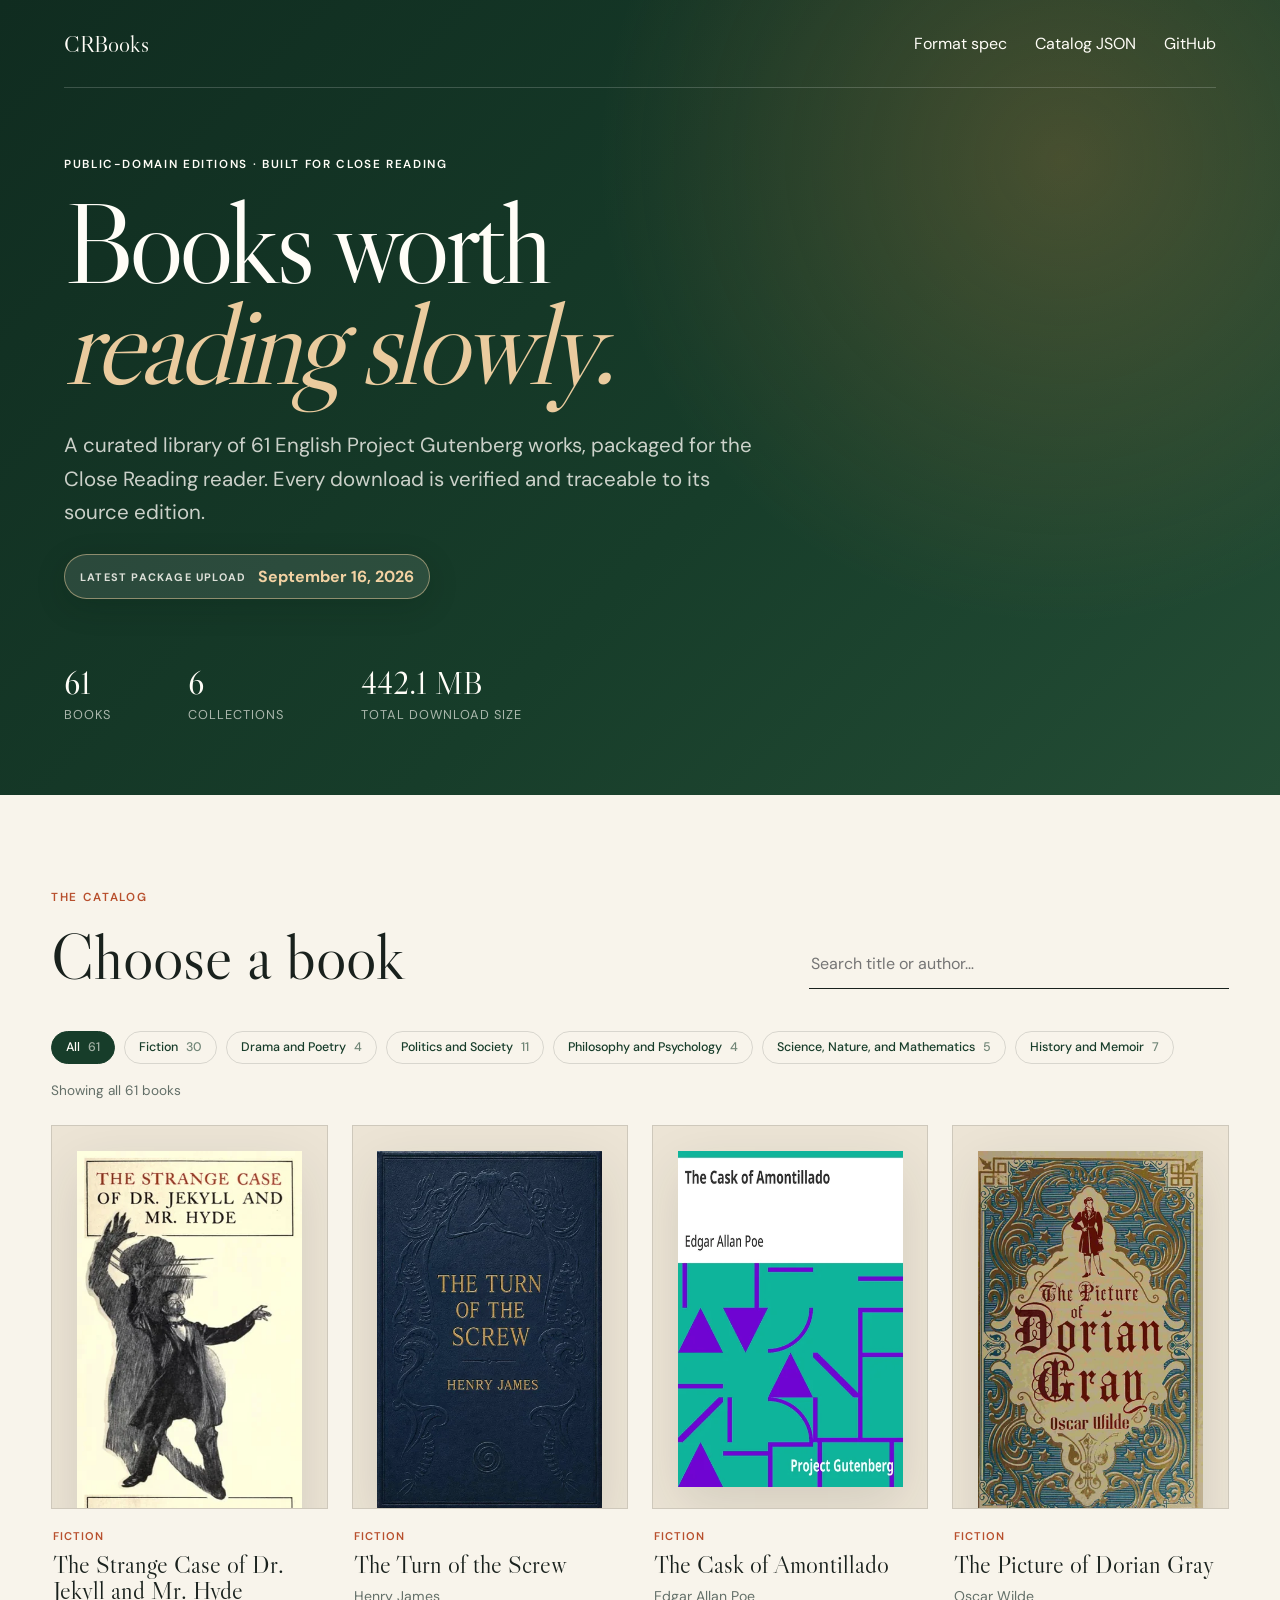
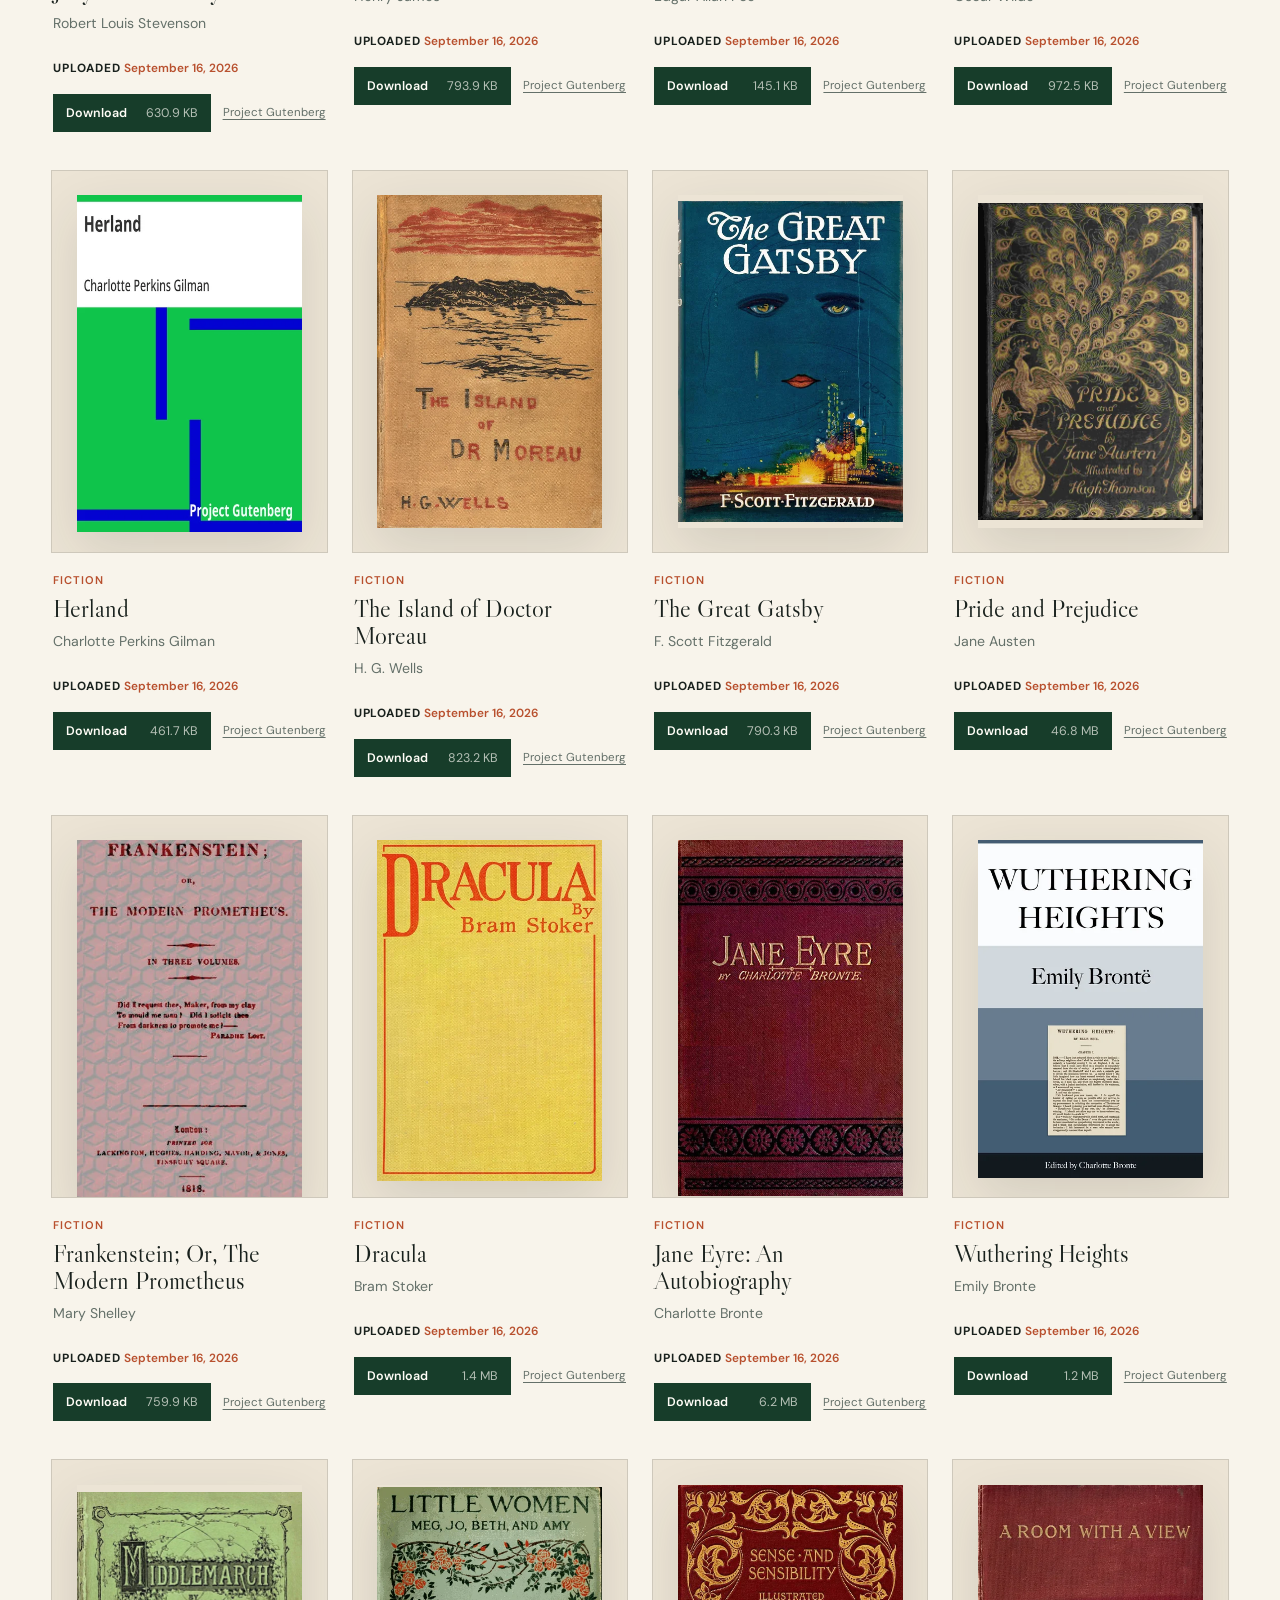
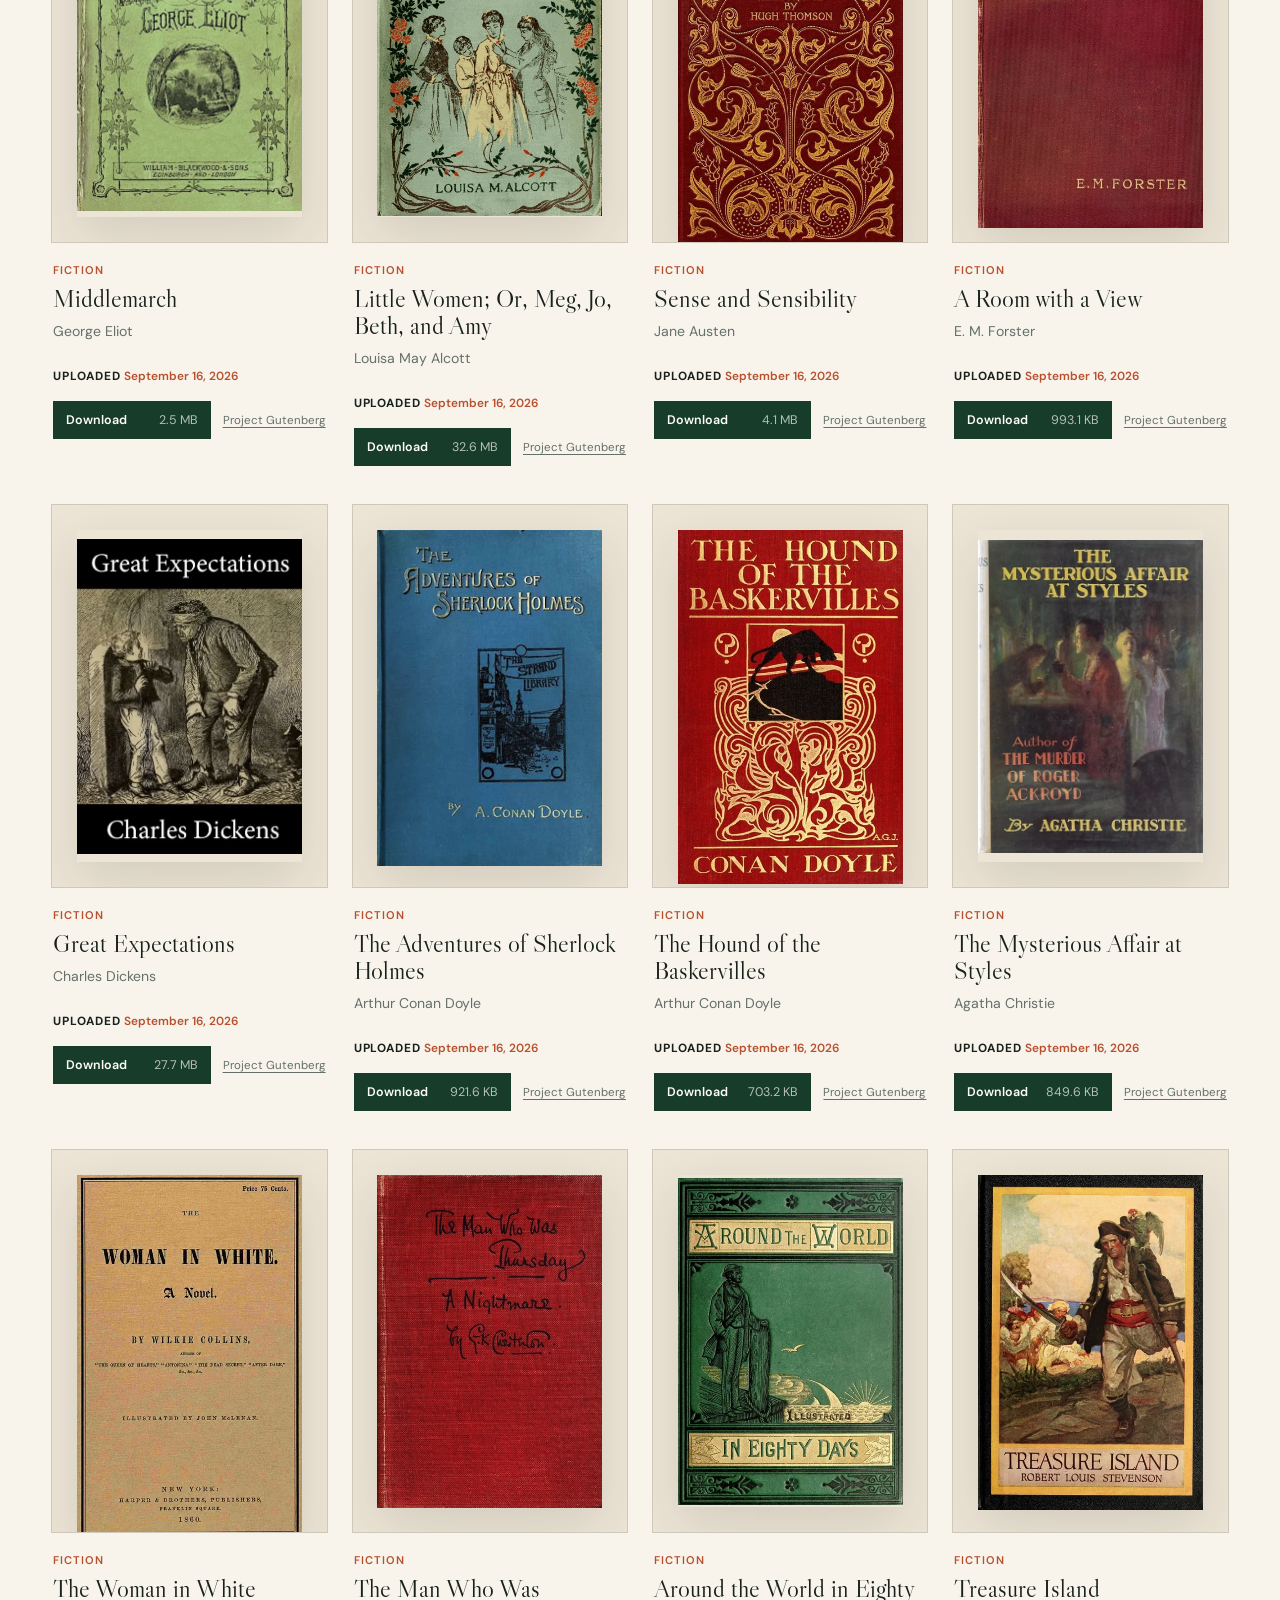
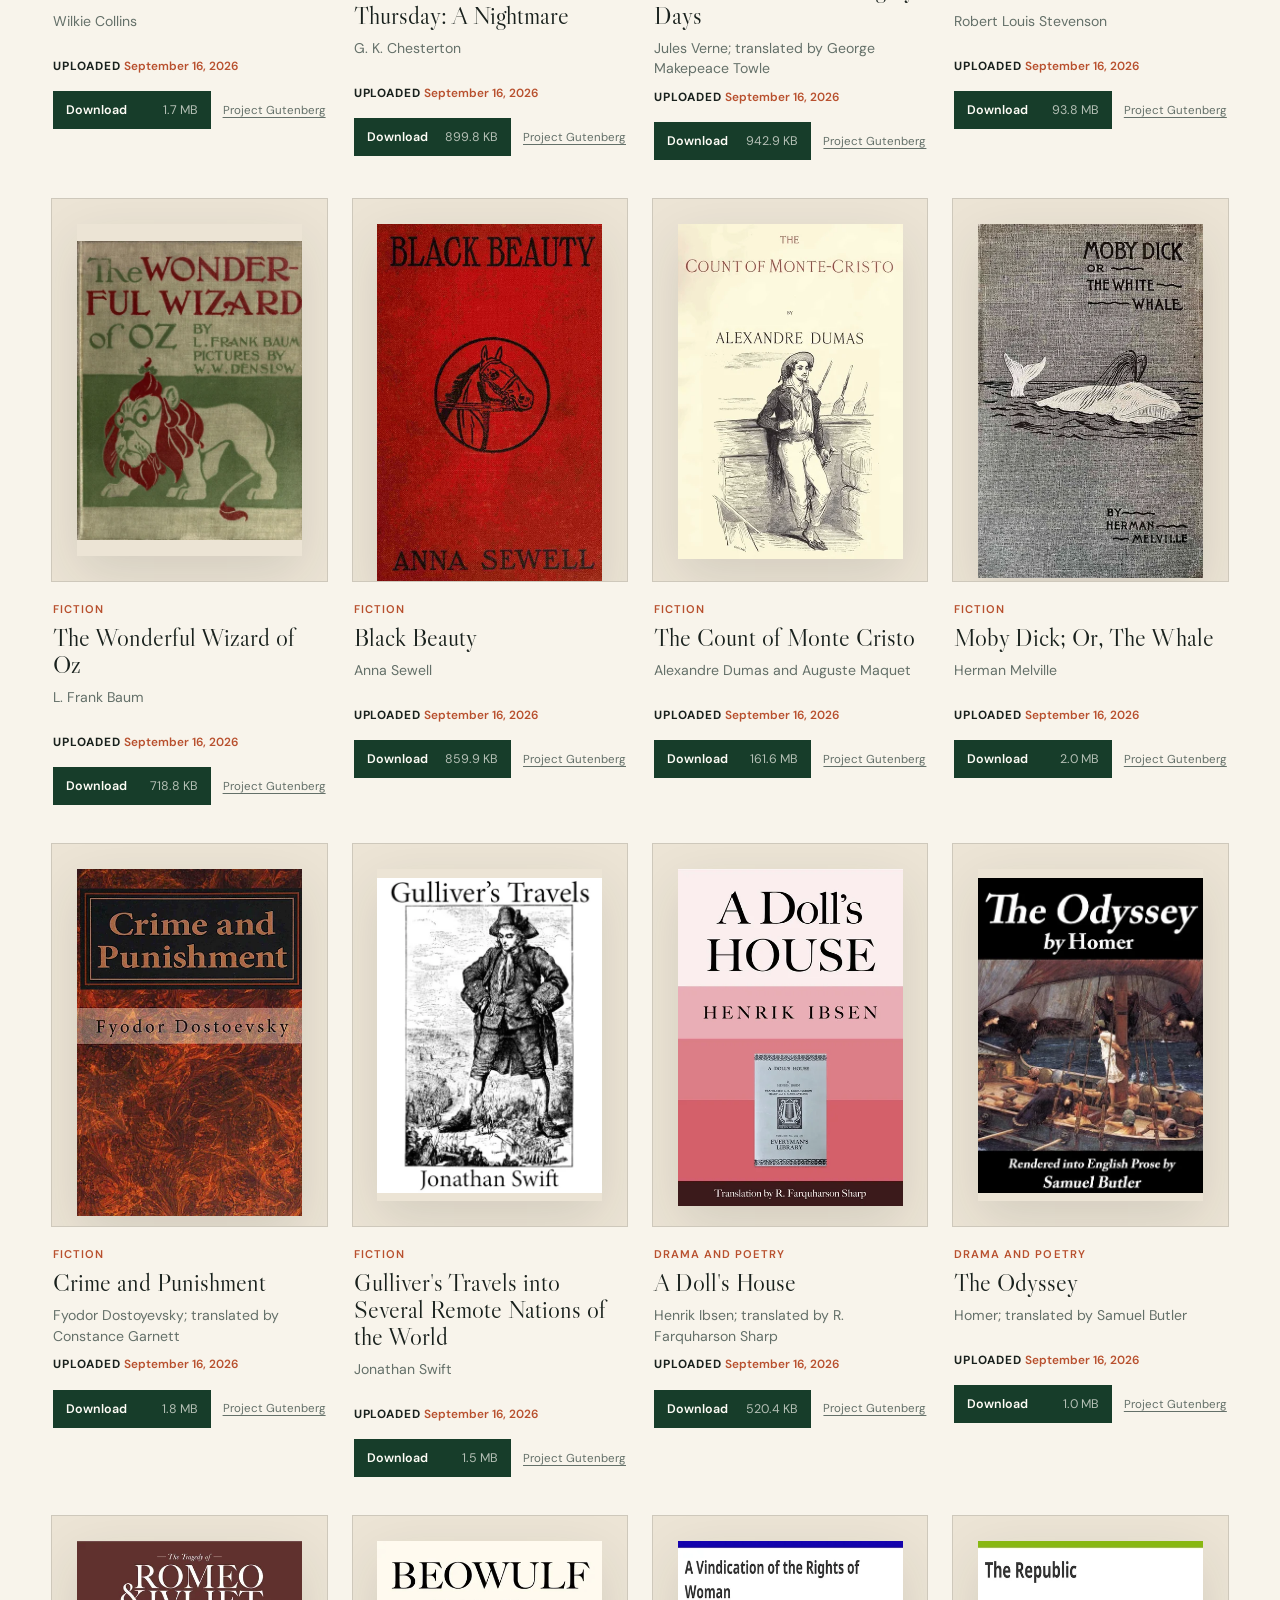
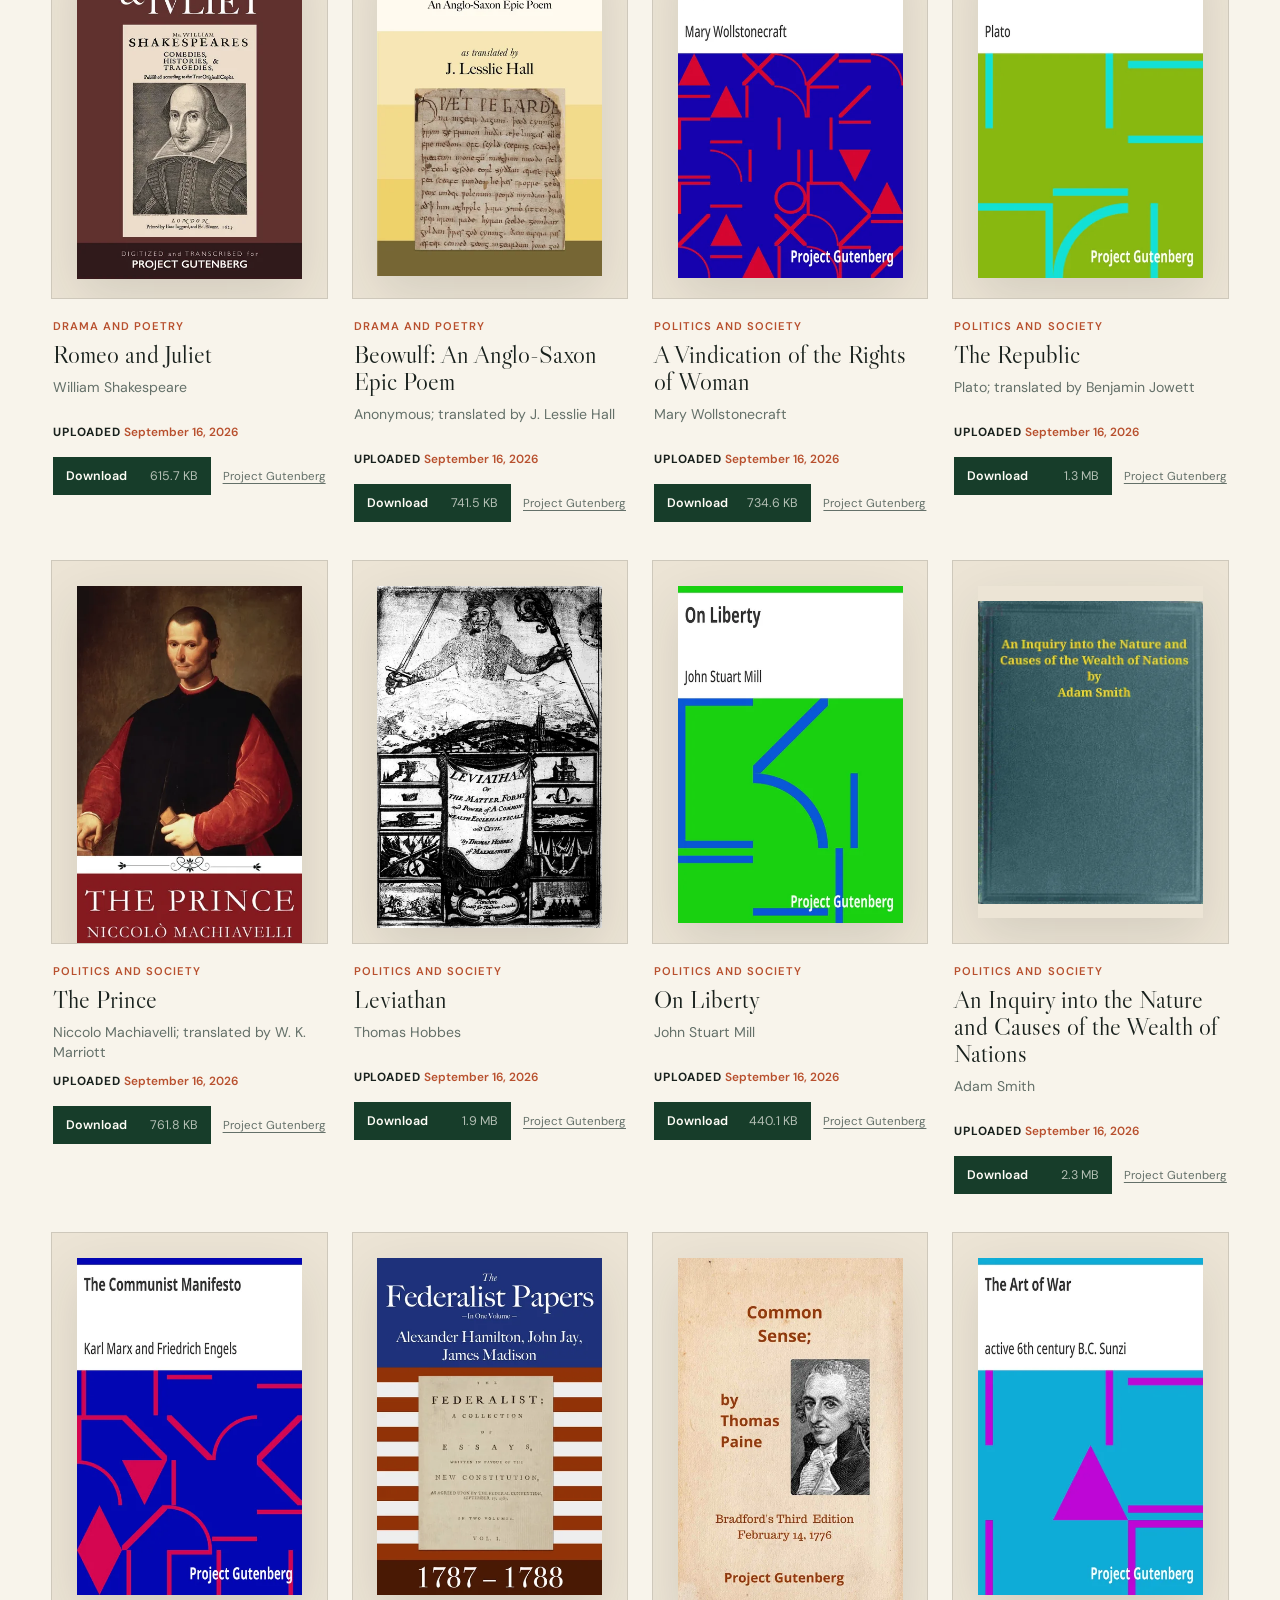
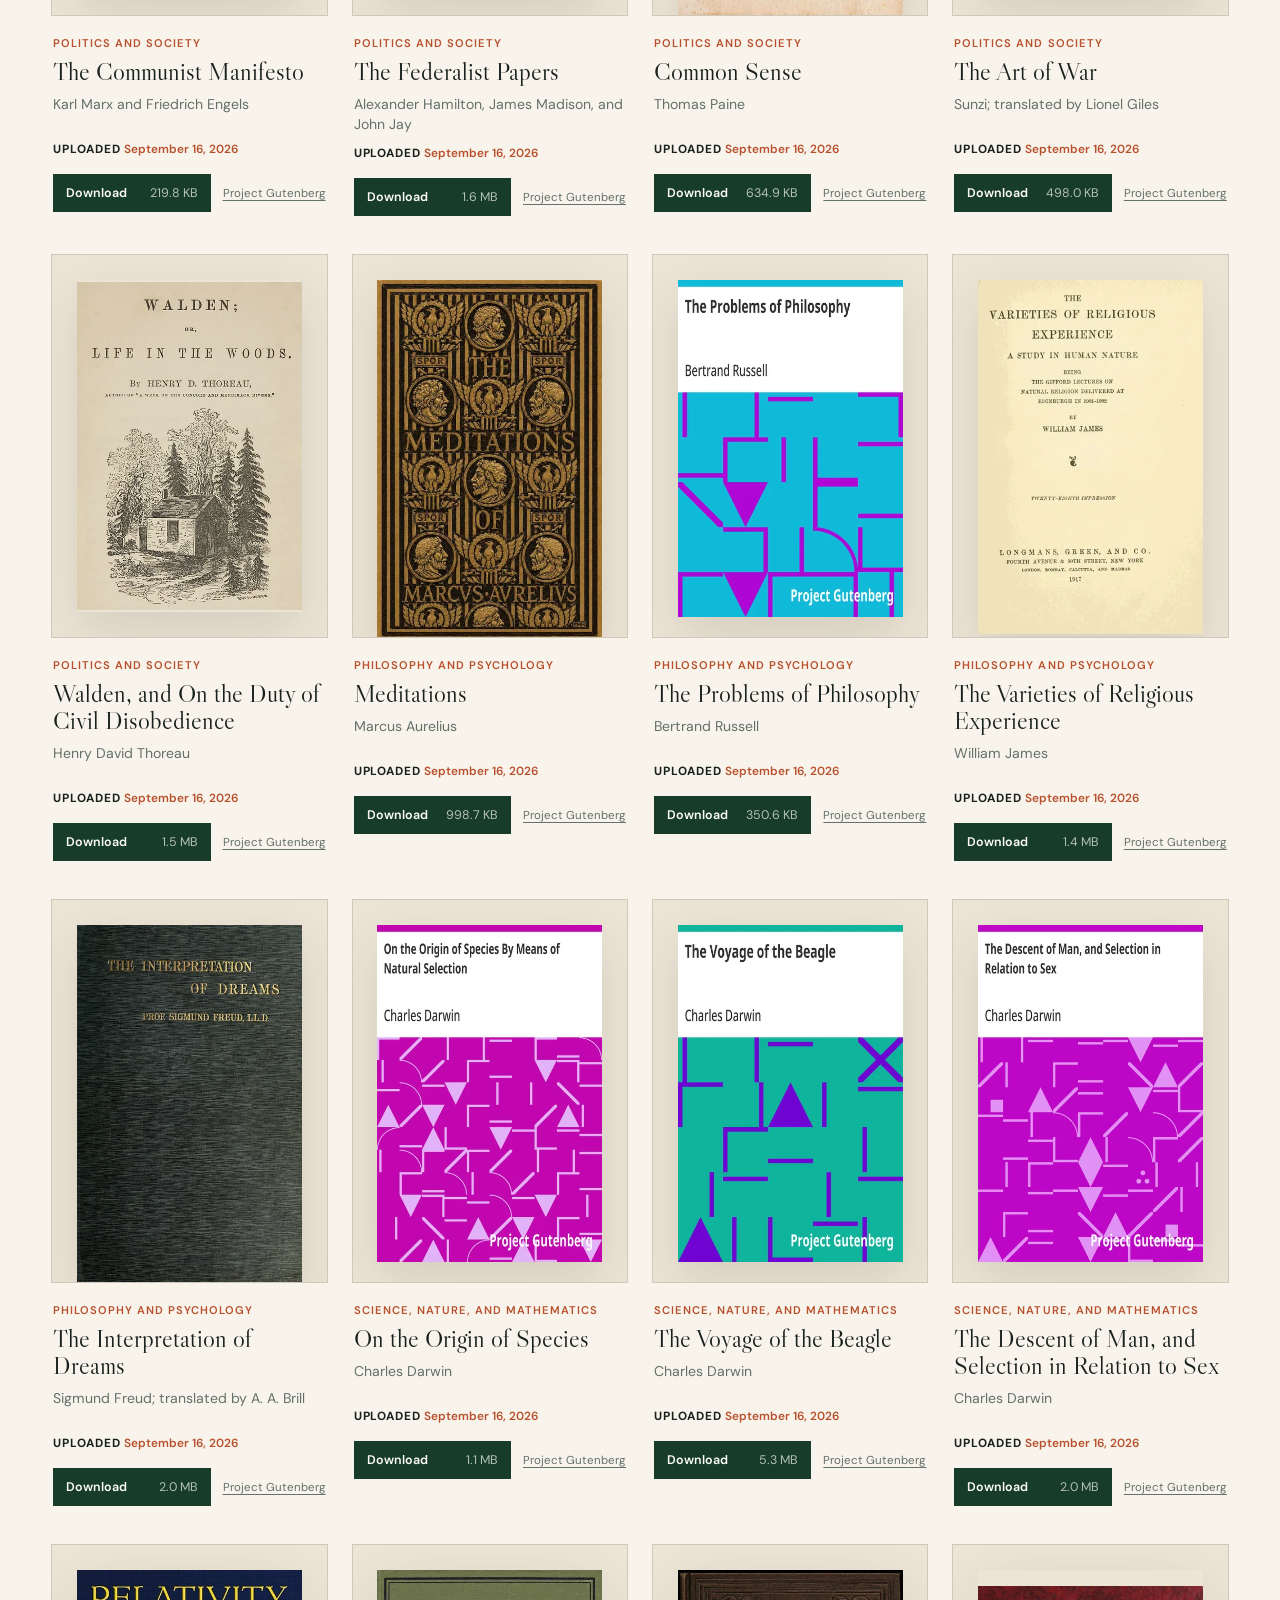
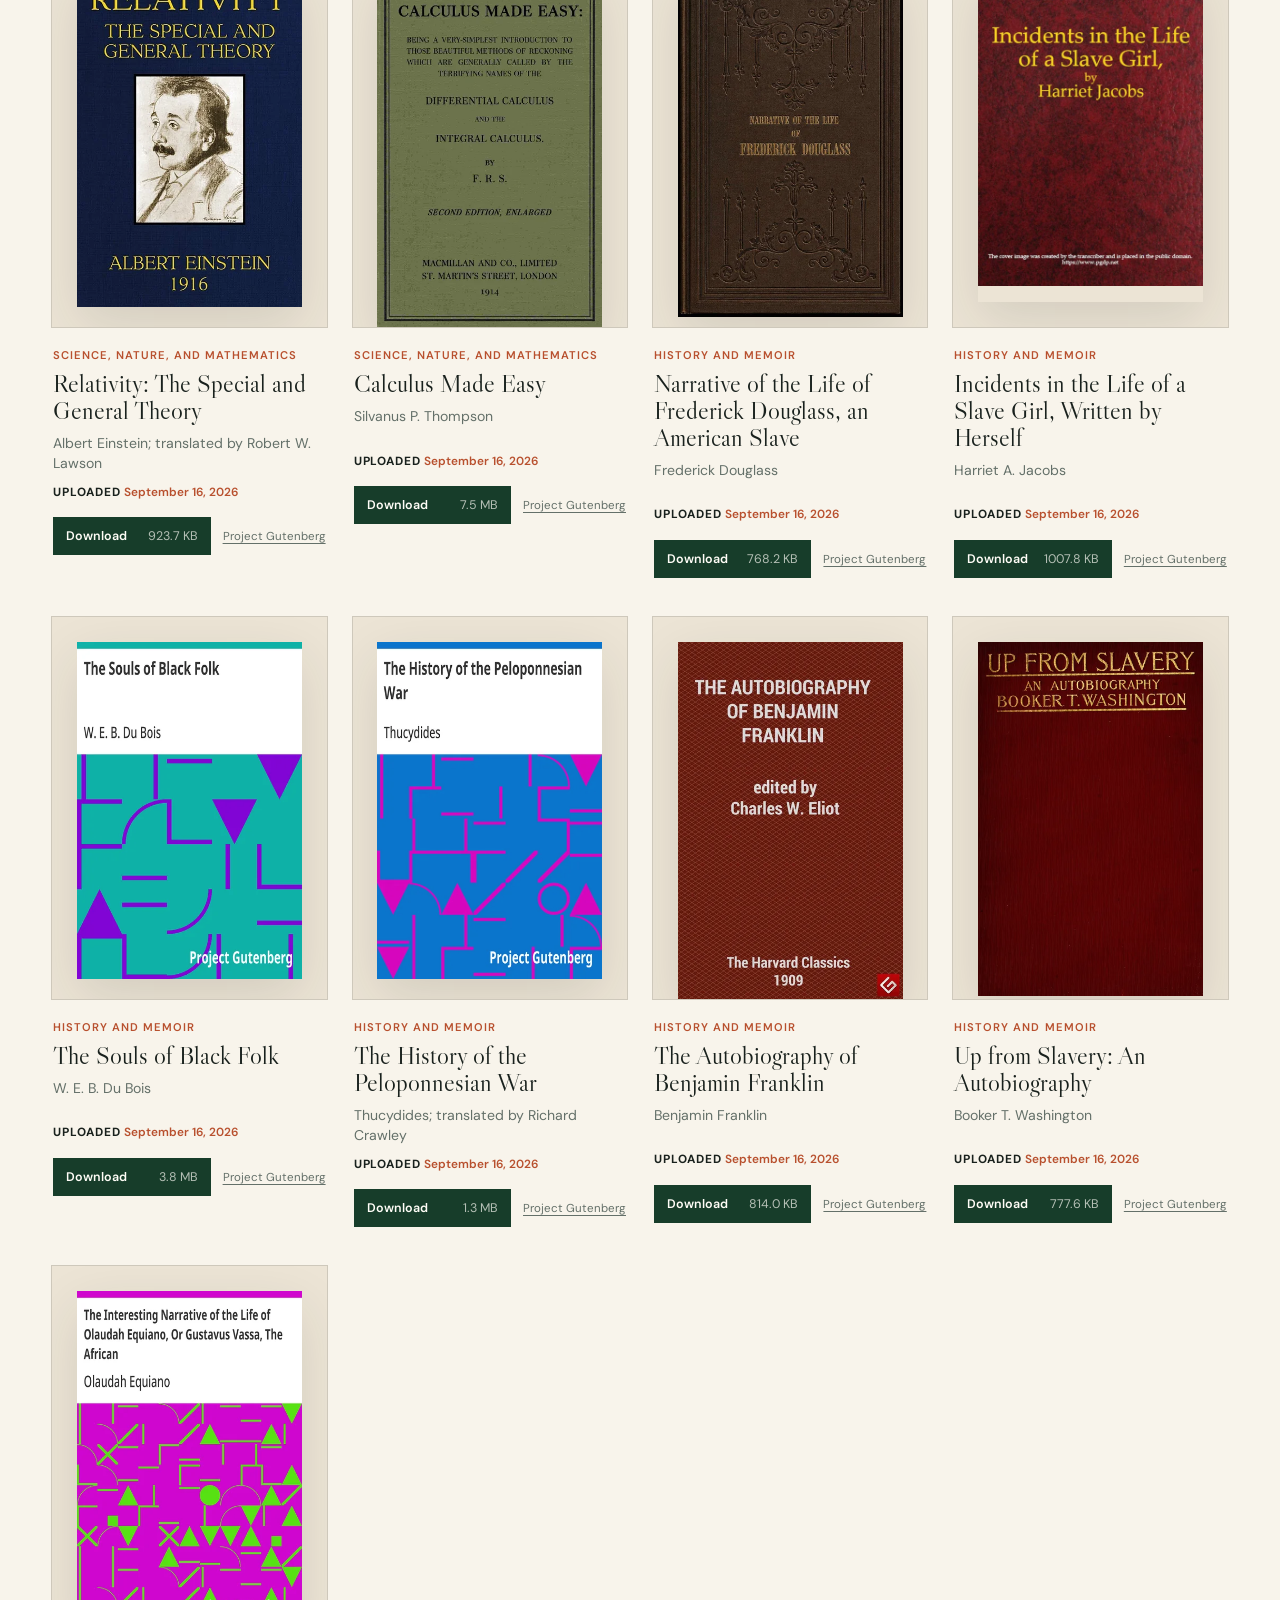
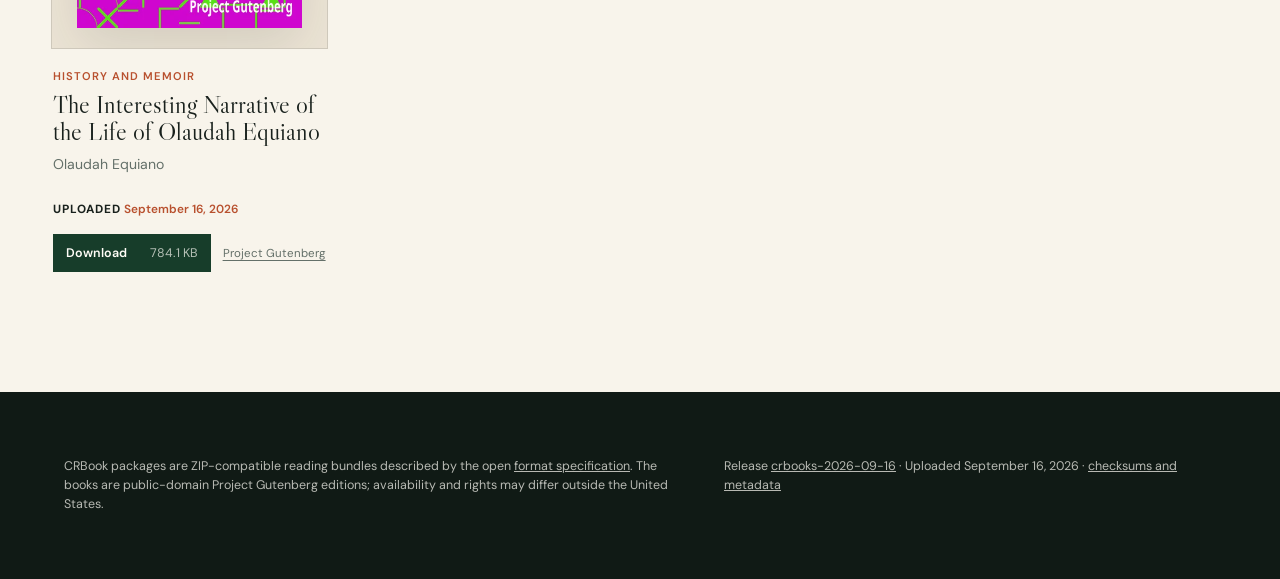
<file: docs/index.html>
<!doctype html>
<html lang="en">
<head>
  <meta charset="utf-8">
  <meta name="viewport" content="width=device-width, initial-scale=1">
  <meta name="description" content="Download 61 validated public-domain books in CRBook format.">
  <title>CRBooks · A public close-reading library</title>
  <link rel="stylesheet" href="styles.css">
</head>
<body>
  <header class="hero">
    <nav class="topbar" aria-label="Primary">
      <a class="wordmark" href="./">CRBooks</a>
      <div>
        <a href="spec/">Format spec</a>
        <a href="catalog.json">Catalog JSON</a>
        <a href="https://github.com/rahuldave/crbooks">GitHub</a>
      </div>
    </nav>
    <div class="hero-copy">
      <p class="eyebrow">Public-domain editions · Built for close reading</p>
      <h1>Books worth<br><em>reading slowly.</em></h1>
      <p class="lede">A curated library of 61 English Project Gutenberg works, packaged for the Close Reading reader. Every download is verified and traceable to its source edition.</p>
      <p class="release-note"><span>Latest package upload</span><time datetime="2026-09-16T20:45:41Z">September 16, 2026</time></p>
    </div>
    <dl class="stats">
      <div><dt>61</dt><dd>books</dd></div>
      <div><dt>6</dt><dd>collections</dd></div>
      <div><dt>442.1 MB</dt><dd>total download size</dd></div>
    </dl>
  </header>

  <main>
    <section class="catalog-heading" aria-labelledby="catalog-title">
      <div>
        <p class="eyebrow">The catalog</p>
        <h2 id="catalog-title">Choose a book</h2>
      </div>
      <label class="search">
        <span class="sr-only">Search by title, author, collection, or Gutenberg ID</span>
        <input id="search" type="search" placeholder="Search title or author…" autocomplete="off">
      </label>
    </section>
    <div class="filters" aria-label="Filter by collection">
      <button type="button" class="active" data-filter="all">All <span>61</span></button>
      <button type="button" data-filter="Gutenberg_Fiction">Fiction <span>30</span></button>
<button type="button" data-filter="Gutenberg_Drama_and_Poetry">Drama and Poetry <span>4</span></button>
<button type="button" data-filter="Gutenberg_Politics_and_Society">Politics and Society <span>11</span></button>
<button type="button" data-filter="Gutenberg_Philosophy_and_Psychology">Philosophy and Psychology <span>4</span></button>
<button type="button" data-filter="Gutenberg_Science_and_Nature">Science, Nature, and Mathematics <span>5</span></button>
<button type="button" data-filter="Gutenberg_History_and_Memoir">History and Memoir <span>7</span></button>
    </div>
    <p id="result-count" class="result-count" aria-live="polite">Showing all 61 books</p>
    <section id="books" class="book-grid" aria-label="Books">
      
      <article class="book-card" data-category="Gutenberg_Fiction" data-search="the strange case of dr. jekyll and mr. hyde robert louis stevenson fiction 43">
        <div class="cover-wrap">
          <img class="cover" src="covers/43_the_strange_case_of_dr_jekyll_and_mr_hyde.webp" alt="Cover of The Strange Case of Dr. Jekyll and Mr. Hyde" loading="eager" width="360" height="500">
        </div>
        <div class="book-copy">
          <p class="category-label">Fiction</p>
          <h3>The Strange Case of Dr. Jekyll and Mr. Hyde</h3>
          <p class="author">Robert Louis Stevenson</p>
          <p class="upload-date"><span>Uploaded</span> <time datetime="2026-09-16T20:45:41Z">September 16, 2026</time></p>
          <div class="card-actions">
            <a class="download" href="https://github.com/rahuldave/crbooks/releases/download/crbooks-2026-09-16/43_the_strange_case_of_dr_jekyll_and_mr_hyde.crbook">Download <span>630.9 KB</span></a>
            <a class="source" href="https://www.gutenberg.org/ebooks/43">Project Gutenberg</a>
          </div>
        </div>
      </article>

      <article class="book-card" data-category="Gutenberg_Fiction" data-search="the turn of the screw henry james fiction 209">
        <div class="cover-wrap">
          <img class="cover" src="covers/209_the_turn_of_the_screw.webp" alt="Cover of The Turn of the Screw" loading="eager" width="360" height="500">
        </div>
        <div class="book-copy">
          <p class="category-label">Fiction</p>
          <h3>The Turn of the Screw</h3>
          <p class="author">Henry James</p>
          <p class="upload-date"><span>Uploaded</span> <time datetime="2026-09-16T20:45:41Z">September 16, 2026</time></p>
          <div class="card-actions">
            <a class="download" href="https://github.com/rahuldave/crbooks/releases/download/crbooks-2026-09-16/209_the_turn_of_the_screw.crbook">Download <span>793.9 KB</span></a>
            <a class="source" href="https://www.gutenberg.org/ebooks/209">Project Gutenberg</a>
          </div>
        </div>
      </article>

      <article class="book-card" data-category="Gutenberg_Fiction" data-search="the cask of amontillado edgar allan poe fiction 1063">
        <div class="cover-wrap">
          <img class="cover" src="covers/1063_the_cask_of_amontillado.webp" alt="Cover of The Cask of Amontillado" loading="eager" width="360" height="500">
        </div>
        <div class="book-copy">
          <p class="category-label">Fiction</p>
          <h3>The Cask of Amontillado</h3>
          <p class="author">Edgar Allan Poe</p>
          <p class="upload-date"><span>Uploaded</span> <time datetime="2026-09-16T20:45:41Z">September 16, 2026</time></p>
          <div class="card-actions">
            <a class="download" href="https://github.com/rahuldave/crbooks/releases/download/crbooks-2026-09-16/1063_the_cask_of_amontillado.crbook">Download <span>145.1 KB</span></a>
            <a class="source" href="https://www.gutenberg.org/ebooks/1063">Project Gutenberg</a>
          </div>
        </div>
      </article>

      <article class="book-card" data-category="Gutenberg_Fiction" data-search="the picture of dorian gray oscar wilde fiction 174">
        <div class="cover-wrap">
          <img class="cover" src="covers/174_the_picture_of_dorian_gray.webp" alt="Cover of The Picture of Dorian Gray" loading="eager" width="360" height="500">
        </div>
        <div class="book-copy">
          <p class="category-label">Fiction</p>
          <h3>The Picture of Dorian Gray</h3>
          <p class="author">Oscar Wilde</p>
          <p class="upload-date"><span>Uploaded</span> <time datetime="2026-09-16T20:45:41Z">September 16, 2026</time></p>
          <div class="card-actions">
            <a class="download" href="https://github.com/rahuldave/crbooks/releases/download/crbooks-2026-09-16/174_the_picture_of_dorian_gray.crbook">Download <span>972.5 KB</span></a>
            <a class="source" href="https://www.gutenberg.org/ebooks/174">Project Gutenberg</a>
          </div>
        </div>
      </article>

      <article class="book-card" data-category="Gutenberg_Fiction" data-search="herland charlotte perkins gilman fiction 32">
        <div class="cover-wrap">
          <img class="cover" src="covers/32_herland.webp" alt="Cover of Herland" loading="eager" width="360" height="500">
        </div>
        <div class="book-copy">
          <p class="category-label">Fiction</p>
          <h3>Herland</h3>
          <p class="author">Charlotte Perkins Gilman</p>
          <p class="upload-date"><span>Uploaded</span> <time datetime="2026-09-16T20:45:41Z">September 16, 2026</time></p>
          <div class="card-actions">
            <a class="download" href="https://github.com/rahuldave/crbooks/releases/download/crbooks-2026-09-16/32_herland.crbook">Download <span>461.7 KB</span></a>
            <a class="source" href="https://www.gutenberg.org/ebooks/32">Project Gutenberg</a>
          </div>
        </div>
      </article>

      <article class="book-card" data-category="Gutenberg_Fiction" data-search="the island of doctor moreau h. g. wells fiction 159">
        <div class="cover-wrap">
          <img class="cover" src="covers/159_the_island_of_doctor_moreau.webp" alt="Cover of The Island of Doctor Moreau" loading="eager" width="360" height="500">
        </div>
        <div class="book-copy">
          <p class="category-label">Fiction</p>
          <h3>The Island of Doctor Moreau</h3>
          <p class="author">H. G. Wells</p>
          <p class="upload-date"><span>Uploaded</span> <time datetime="2026-09-16T20:45:41Z">September 16, 2026</time></p>
          <div class="card-actions">
            <a class="download" href="https://github.com/rahuldave/crbooks/releases/download/crbooks-2026-09-16/159_the_island_of_doctor_moreau.crbook">Download <span>823.2 KB</span></a>
            <a class="source" href="https://www.gutenberg.org/ebooks/159">Project Gutenberg</a>
          </div>
        </div>
      </article>

      <article class="book-card" data-category="Gutenberg_Fiction" data-search="the great gatsby f. scott fitzgerald fiction 64317">
        <div class="cover-wrap">
          <img class="cover" src="covers/64317_the_great_gatsby.webp" alt="Cover of The Great Gatsby" loading="eager" width="360" height="500">
        </div>
        <div class="book-copy">
          <p class="category-label">Fiction</p>
          <h3>The Great Gatsby</h3>
          <p class="author">F. Scott Fitzgerald</p>
          <p class="upload-date"><span>Uploaded</span> <time datetime="2026-09-16T20:45:41Z">September 16, 2026</time></p>
          <div class="card-actions">
            <a class="download" href="https://github.com/rahuldave/crbooks/releases/download/crbooks-2026-09-16/64317_the_great_gatsby.crbook">Download <span>790.3 KB</span></a>
            <a class="source" href="https://www.gutenberg.org/ebooks/64317">Project Gutenberg</a>
          </div>
        </div>
      </article>

      <article class="book-card" data-category="Gutenberg_Fiction" data-search="pride and prejudice jane austen fiction 1342">
        <div class="cover-wrap">
          <img class="cover" src="covers/1342_pride_and_prejudice.webp" alt="Cover of Pride and Prejudice" loading="eager" width="360" height="500">
        </div>
        <div class="book-copy">
          <p class="category-label">Fiction</p>
          <h3>Pride and Prejudice</h3>
          <p class="author">Jane Austen</p>
          <p class="upload-date"><span>Uploaded</span> <time datetime="2026-09-16T20:45:41Z">September 16, 2026</time></p>
          <div class="card-actions">
            <a class="download" href="https://github.com/rahuldave/crbooks/releases/download/crbooks-2026-09-16/1342_pride_and_prejudice.crbook">Download <span>46.8 MB</span></a>
            <a class="source" href="https://www.gutenberg.org/ebooks/1342">Project Gutenberg</a>
          </div>
        </div>
      </article>

      <article class="book-card" data-category="Gutenberg_Fiction" data-search="frankenstein; or, the modern prometheus mary shelley fiction 41445">
        <div class="cover-wrap">
          <img class="cover" src="covers/41445_frankenstein_1818.webp" alt="Cover of Frankenstein; Or, The Modern Prometheus" loading="lazy" width="360" height="500">
        </div>
        <div class="book-copy">
          <p class="category-label">Fiction</p>
          <h3>Frankenstein; Or, The Modern Prometheus</h3>
          <p class="author">Mary Shelley</p>
          <p class="upload-date"><span>Uploaded</span> <time datetime="2026-09-16T20:45:41Z">September 16, 2026</time></p>
          <div class="card-actions">
            <a class="download" href="https://github.com/rahuldave/crbooks/releases/download/crbooks-2026-09-16/41445_frankenstein_1818.crbook">Download <span>759.9 KB</span></a>
            <a class="source" href="https://www.gutenberg.org/ebooks/41445">Project Gutenberg</a>
          </div>
        </div>
      </article>

      <article class="book-card" data-category="Gutenberg_Fiction" data-search="dracula bram stoker fiction 345">
        <div class="cover-wrap">
          <img class="cover" src="covers/345_dracula.webp" alt="Cover of Dracula" loading="lazy" width="360" height="500">
        </div>
        <div class="book-copy">
          <p class="category-label">Fiction</p>
          <h3>Dracula</h3>
          <p class="author">Bram Stoker</p>
          <p class="upload-date"><span>Uploaded</span> <time datetime="2026-09-16T20:45:41Z">September 16, 2026</time></p>
          <div class="card-actions">
            <a class="download" href="https://github.com/rahuldave/crbooks/releases/download/crbooks-2026-09-16/345_dracula.crbook">Download <span>1.4 MB</span></a>
            <a class="source" href="https://www.gutenberg.org/ebooks/345">Project Gutenberg</a>
          </div>
        </div>
      </article>

      <article class="book-card" data-category="Gutenberg_Fiction" data-search="jane eyre: an autobiography charlotte bronte fiction 1260">
        <div class="cover-wrap">
          <img class="cover" src="covers/1260_jane_eyre.webp" alt="Cover of Jane Eyre: An Autobiography" loading="lazy" width="360" height="500">
        </div>
        <div class="book-copy">
          <p class="category-label">Fiction</p>
          <h3>Jane Eyre: An Autobiography</h3>
          <p class="author">Charlotte Bronte</p>
          <p class="upload-date"><span>Uploaded</span> <time datetime="2026-09-16T20:45:41Z">September 16, 2026</time></p>
          <div class="card-actions">
            <a class="download" href="https://github.com/rahuldave/crbooks/releases/download/crbooks-2026-09-16/1260_jane_eyre.crbook">Download <span>6.2 MB</span></a>
            <a class="source" href="https://www.gutenberg.org/ebooks/1260">Project Gutenberg</a>
          </div>
        </div>
      </article>

      <article class="book-card" data-category="Gutenberg_Fiction" data-search="wuthering heights emily bronte fiction 768">
        <div class="cover-wrap">
          <img class="cover" src="covers/768_wuthering_heights.webp" alt="Cover of Wuthering Heights" loading="lazy" width="360" height="500">
        </div>
        <div class="book-copy">
          <p class="category-label">Fiction</p>
          <h3>Wuthering Heights</h3>
          <p class="author">Emily Bronte</p>
          <p class="upload-date"><span>Uploaded</span> <time datetime="2026-09-16T20:45:41Z">September 16, 2026</time></p>
          <div class="card-actions">
            <a class="download" href="https://github.com/rahuldave/crbooks/releases/download/crbooks-2026-09-16/768_wuthering_heights.crbook">Download <span>1.2 MB</span></a>
            <a class="source" href="https://www.gutenberg.org/ebooks/768">Project Gutenberg</a>
          </div>
        </div>
      </article>

      <article class="book-card" data-category="Gutenberg_Fiction" data-search="middlemarch george eliot fiction 145">
        <div class="cover-wrap">
          <img class="cover" src="covers/145_middlemarch.webp" alt="Cover of Middlemarch" loading="lazy" width="360" height="500">
        </div>
        <div class="book-copy">
          <p class="category-label">Fiction</p>
          <h3>Middlemarch</h3>
          <p class="author">George Eliot</p>
          <p class="upload-date"><span>Uploaded</span> <time datetime="2026-09-16T20:45:41Z">September 16, 2026</time></p>
          <div class="card-actions">
            <a class="download" href="https://github.com/rahuldave/crbooks/releases/download/crbooks-2026-09-16/145_middlemarch.crbook">Download <span>2.5 MB</span></a>
            <a class="source" href="https://www.gutenberg.org/ebooks/145">Project Gutenberg</a>
          </div>
        </div>
      </article>

      <article class="book-card" data-category="Gutenberg_Fiction" data-search="little women; or, meg, jo, beth, and amy louisa may alcott fiction 37106">
        <div class="cover-wrap">
          <img class="cover" src="covers/37106_little_women.webp" alt="Cover of Little Women; Or, Meg, Jo, Beth, and Amy" loading="lazy" width="360" height="500">
        </div>
        <div class="book-copy">
          <p class="category-label">Fiction</p>
          <h3>Little Women; Or, Meg, Jo, Beth, and Amy</h3>
          <p class="author">Louisa May Alcott</p>
          <p class="upload-date"><span>Uploaded</span> <time datetime="2026-09-16T20:45:41Z">September 16, 2026</time></p>
          <div class="card-actions">
            <a class="download" href="https://github.com/rahuldave/crbooks/releases/download/crbooks-2026-09-16/37106_little_women.crbook">Download <span>32.6 MB</span></a>
            <a class="source" href="https://www.gutenberg.org/ebooks/37106">Project Gutenberg</a>
          </div>
        </div>
      </article>

      <article class="book-card" data-category="Gutenberg_Fiction" data-search="sense and sensibility jane austen fiction 21839">
        <div class="cover-wrap">
          <img class="cover" src="covers/21839_sense_and_sensibility.webp" alt="Cover of Sense and Sensibility" loading="lazy" width="360" height="500">
        </div>
        <div class="book-copy">
          <p class="category-label">Fiction</p>
          <h3>Sense and Sensibility</h3>
          <p class="author">Jane Austen</p>
          <p class="upload-date"><span>Uploaded</span> <time datetime="2026-09-16T20:45:41Z">September 16, 2026</time></p>
          <div class="card-actions">
            <a class="download" href="https://github.com/rahuldave/crbooks/releases/download/crbooks-2026-09-16/21839_sense_and_sensibility.crbook">Download <span>4.1 MB</span></a>
            <a class="source" href="https://www.gutenberg.org/ebooks/21839">Project Gutenberg</a>
          </div>
        </div>
      </article>

      <article class="book-card" data-category="Gutenberg_Fiction" data-search="a room with a view e. m. forster fiction 2641">
        <div class="cover-wrap">
          <img class="cover" src="covers/2641_a_room_with_a_view.webp" alt="Cover of A Room with a View" loading="lazy" width="360" height="500">
        </div>
        <div class="book-copy">
          <p class="category-label">Fiction</p>
          <h3>A Room with a View</h3>
          <p class="author">E. M. Forster</p>
          <p class="upload-date"><span>Uploaded</span> <time datetime="2026-09-16T20:45:41Z">September 16, 2026</time></p>
          <div class="card-actions">
            <a class="download" href="https://github.com/rahuldave/crbooks/releases/download/crbooks-2026-09-16/2641_a_room_with_a_view.crbook">Download <span>993.1 KB</span></a>
            <a class="source" href="https://www.gutenberg.org/ebooks/2641">Project Gutenberg</a>
          </div>
        </div>
      </article>

      <article class="book-card" data-category="Gutenberg_Fiction" data-search="great expectations charles dickens fiction 1400">
        <div class="cover-wrap">
          <img class="cover" src="covers/1400_great_expectations.webp" alt="Cover of Great Expectations" loading="lazy" width="360" height="500">
        </div>
        <div class="book-copy">
          <p class="category-label">Fiction</p>
          <h3>Great Expectations</h3>
          <p class="author">Charles Dickens</p>
          <p class="upload-date"><span>Uploaded</span> <time datetime="2026-09-16T20:45:41Z">September 16, 2026</time></p>
          <div class="card-actions">
            <a class="download" href="https://github.com/rahuldave/crbooks/releases/download/crbooks-2026-09-16/1400_great_expectations.crbook">Download <span>27.7 MB</span></a>
            <a class="source" href="https://www.gutenberg.org/ebooks/1400">Project Gutenberg</a>
          </div>
        </div>
      </article>

      <article class="book-card" data-category="Gutenberg_Fiction" data-search="the adventures of sherlock holmes arthur conan doyle fiction 1661">
        <div class="cover-wrap">
          <img class="cover" src="covers/1661_the_adventures_of_sherlock_holmes.webp" alt="Cover of The Adventures of Sherlock Holmes" loading="lazy" width="360" height="500">
        </div>
        <div class="book-copy">
          <p class="category-label">Fiction</p>
          <h3>The Adventures of Sherlock Holmes</h3>
          <p class="author">Arthur Conan Doyle</p>
          <p class="upload-date"><span>Uploaded</span> <time datetime="2026-09-16T20:45:41Z">September 16, 2026</time></p>
          <div class="card-actions">
            <a class="download" href="https://github.com/rahuldave/crbooks/releases/download/crbooks-2026-09-16/1661_the_adventures_of_sherlock_holmes.crbook">Download <span>921.6 KB</span></a>
            <a class="source" href="https://www.gutenberg.org/ebooks/1661">Project Gutenberg</a>
          </div>
        </div>
      </article>

      <article class="book-card" data-category="Gutenberg_Fiction" data-search="the hound of the baskervilles arthur conan doyle fiction 2852">
        <div class="cover-wrap">
          <img class="cover" src="covers/2852_the_hound_of_the_baskervilles.webp" alt="Cover of The Hound of the Baskervilles" loading="lazy" width="360" height="500">
        </div>
        <div class="book-copy">
          <p class="category-label">Fiction</p>
          <h3>The Hound of the Baskervilles</h3>
          <p class="author">Arthur Conan Doyle</p>
          <p class="upload-date"><span>Uploaded</span> <time datetime="2026-09-16T20:45:41Z">September 16, 2026</time></p>
          <div class="card-actions">
            <a class="download" href="https://github.com/rahuldave/crbooks/releases/download/crbooks-2026-09-16/2852_the_hound_of_the_baskervilles.crbook">Download <span>703.2 KB</span></a>
            <a class="source" href="https://www.gutenberg.org/ebooks/2852">Project Gutenberg</a>
          </div>
        </div>
      </article>

      <article class="book-card" data-category="Gutenberg_Fiction" data-search="the mysterious affair at styles agatha christie fiction 863">
        <div class="cover-wrap">
          <img class="cover" src="covers/863_the_mysterious_affair_at_styles.webp" alt="Cover of The Mysterious Affair at Styles" loading="lazy" width="360" height="500">
        </div>
        <div class="book-copy">
          <p class="category-label">Fiction</p>
          <h3>The Mysterious Affair at Styles</h3>
          <p class="author">Agatha Christie</p>
          <p class="upload-date"><span>Uploaded</span> <time datetime="2026-09-16T20:45:41Z">September 16, 2026</time></p>
          <div class="card-actions">
            <a class="download" href="https://github.com/rahuldave/crbooks/releases/download/crbooks-2026-09-16/863_the_mysterious_affair_at_styles.crbook">Download <span>849.6 KB</span></a>
            <a class="source" href="https://www.gutenberg.org/ebooks/863">Project Gutenberg</a>
          </div>
        </div>
      </article>

      <article class="book-card" data-category="Gutenberg_Fiction" data-search="the woman in white wilkie collins fiction 583">
        <div class="cover-wrap">
          <img class="cover" src="covers/583_the_woman_in_white.webp" alt="Cover of The Woman in White" loading="lazy" width="360" height="500">
        </div>
        <div class="book-copy">
          <p class="category-label">Fiction</p>
          <h3>The Woman in White</h3>
          <p class="author">Wilkie Collins</p>
          <p class="upload-date"><span>Uploaded</span> <time datetime="2026-09-16T20:45:41Z">September 16, 2026</time></p>
          <div class="card-actions">
            <a class="download" href="https://github.com/rahuldave/crbooks/releases/download/crbooks-2026-09-16/583_the_woman_in_white.crbook">Download <span>1.7 MB</span></a>
            <a class="source" href="https://www.gutenberg.org/ebooks/583">Project Gutenberg</a>
          </div>
        </div>
      </article>

      <article class="book-card" data-category="Gutenberg_Fiction" data-search="the man who was thursday: a nightmare g. k. chesterton fiction 1695">
        <div class="cover-wrap">
          <img class="cover" src="covers/1695_the_man_who_was_thursday.webp" alt="Cover of The Man Who Was Thursday: A Nightmare" loading="lazy" width="360" height="500">
        </div>
        <div class="book-copy">
          <p class="category-label">Fiction</p>
          <h3>The Man Who Was Thursday: A Nightmare</h3>
          <p class="author">G. K. Chesterton</p>
          <p class="upload-date"><span>Uploaded</span> <time datetime="2026-09-16T20:45:41Z">September 16, 2026</time></p>
          <div class="card-actions">
            <a class="download" href="https://github.com/rahuldave/crbooks/releases/download/crbooks-2026-09-16/1695_the_man_who_was_thursday.crbook">Download <span>899.8 KB</span></a>
            <a class="source" href="https://www.gutenberg.org/ebooks/1695">Project Gutenberg</a>
          </div>
        </div>
      </article>

      <article class="book-card" data-category="Gutenberg_Fiction" data-search="around the world in eighty days jules verne; translated by george makepeace towle fiction 103">
        <div class="cover-wrap">
          <img class="cover" src="covers/103_around_the_world_in_eighty_days.webp" alt="Cover of Around the World in Eighty Days" loading="lazy" width="360" height="500">
        </div>
        <div class="book-copy">
          <p class="category-label">Fiction</p>
          <h3>Around the World in Eighty Days</h3>
          <p class="author">Jules Verne; translated by George Makepeace Towle</p>
          <p class="upload-date"><span>Uploaded</span> <time datetime="2026-09-16T20:45:41Z">September 16, 2026</time></p>
          <div class="card-actions">
            <a class="download" href="https://github.com/rahuldave/crbooks/releases/download/crbooks-2026-09-16/103_around_the_world_in_eighty_days.crbook">Download <span>942.9 KB</span></a>
            <a class="source" href="https://www.gutenberg.org/ebooks/103">Project Gutenberg</a>
          </div>
        </div>
      </article>

      <article class="book-card" data-category="Gutenberg_Fiction" data-search="treasure island robert louis stevenson fiction 120">
        <div class="cover-wrap">
          <img class="cover" src="covers/120_treasure_island.webp" alt="Cover of Treasure Island" loading="lazy" width="360" height="500">
        </div>
        <div class="book-copy">
          <p class="category-label">Fiction</p>
          <h3>Treasure Island</h3>
          <p class="author">Robert Louis Stevenson</p>
          <p class="upload-date"><span>Uploaded</span> <time datetime="2026-09-16T20:45:41Z">September 16, 2026</time></p>
          <div class="card-actions">
            <a class="download" href="https://github.com/rahuldave/crbooks/releases/download/crbooks-2026-09-16/120_treasure_island.crbook">Download <span>93.8 MB</span></a>
            <a class="source" href="https://www.gutenberg.org/ebooks/120">Project Gutenberg</a>
          </div>
        </div>
      </article>

      <article class="book-card" data-category="Gutenberg_Fiction" data-search="the wonderful wizard of oz l. frank baum fiction 55">
        <div class="cover-wrap">
          <img class="cover" src="covers/55_the_wonderful_wizard_of_oz.webp" alt="Cover of The Wonderful Wizard of Oz" loading="lazy" width="360" height="500">
        </div>
        <div class="book-copy">
          <p class="category-label">Fiction</p>
          <h3>The Wonderful Wizard of Oz</h3>
          <p class="author">L. Frank Baum</p>
          <p class="upload-date"><span>Uploaded</span> <time datetime="2026-09-16T20:45:41Z">September 16, 2026</time></p>
          <div class="card-actions">
            <a class="download" href="https://github.com/rahuldave/crbooks/releases/download/crbooks-2026-09-16/55_the_wonderful_wizard_of_oz.crbook">Download <span>718.8 KB</span></a>
            <a class="source" href="https://www.gutenberg.org/ebooks/55">Project Gutenberg</a>
          </div>
        </div>
      </article>

      <article class="book-card" data-category="Gutenberg_Fiction" data-search="black beauty anna sewell fiction 271">
        <div class="cover-wrap">
          <img class="cover" src="covers/271_black_beauty.webp" alt="Cover of Black Beauty" loading="lazy" width="360" height="500">
        </div>
        <div class="book-copy">
          <p class="category-label">Fiction</p>
          <h3>Black Beauty</h3>
          <p class="author">Anna Sewell</p>
          <p class="upload-date"><span>Uploaded</span> <time datetime="2026-09-16T20:45:41Z">September 16, 2026</time></p>
          <div class="card-actions">
            <a class="download" href="https://github.com/rahuldave/crbooks/releases/download/crbooks-2026-09-16/271_black_beauty.crbook">Download <span>859.9 KB</span></a>
            <a class="source" href="https://www.gutenberg.org/ebooks/271">Project Gutenberg</a>
          </div>
        </div>
      </article>

      <article class="book-card" data-category="Gutenberg_Fiction" data-search="the count of monte cristo alexandre dumas and auguste maquet fiction 1184">
        <div class="cover-wrap">
          <img class="cover" src="covers/1184_the_count_of_monte_cristo.webp" alt="Cover of The Count of Monte Cristo" loading="lazy" width="360" height="500">
        </div>
        <div class="book-copy">
          <p class="category-label">Fiction</p>
          <h3>The Count of Monte Cristo</h3>
          <p class="author">Alexandre Dumas and Auguste Maquet</p>
          <p class="upload-date"><span>Uploaded</span> <time datetime="2026-09-16T20:45:41Z">September 16, 2026</time></p>
          <div class="card-actions">
            <a class="download" href="https://github.com/rahuldave/crbooks/releases/download/crbooks-2026-09-16/1184_the_count_of_monte_cristo.crbook">Download <span>161.6 MB</span></a>
            <a class="source" href="https://www.gutenberg.org/ebooks/1184">Project Gutenberg</a>
          </div>
        </div>
      </article>

      <article class="book-card" data-category="Gutenberg_Fiction" data-search="moby dick; or, the whale herman melville fiction 2701">
        <div class="cover-wrap">
          <img class="cover" src="covers/2701_moby_dick.webp" alt="Cover of Moby Dick; Or, The Whale" loading="lazy" width="360" height="500">
        </div>
        <div class="book-copy">
          <p class="category-label">Fiction</p>
          <h3>Moby Dick; Or, The Whale</h3>
          <p class="author">Herman Melville</p>
          <p class="upload-date"><span>Uploaded</span> <time datetime="2026-09-16T20:45:41Z">September 16, 2026</time></p>
          <div class="card-actions">
            <a class="download" href="https://github.com/rahuldave/crbooks/releases/download/crbooks-2026-09-16/2701_moby_dick.crbook">Download <span>2.0 MB</span></a>
            <a class="source" href="https://www.gutenberg.org/ebooks/2701">Project Gutenberg</a>
          </div>
        </div>
      </article>

      <article class="book-card" data-category="Gutenberg_Fiction" data-search="crime and punishment fyodor dostoyevsky; translated by constance garnett fiction 2554">
        <div class="cover-wrap">
          <img class="cover" src="covers/2554_crime_and_punishment.webp" alt="Cover of Crime and Punishment" loading="lazy" width="360" height="500">
        </div>
        <div class="book-copy">
          <p class="category-label">Fiction</p>
          <h3>Crime and Punishment</h3>
          <p class="author">Fyodor Dostoyevsky; translated by Constance Garnett</p>
          <p class="upload-date"><span>Uploaded</span> <time datetime="2026-09-16T20:45:41Z">September 16, 2026</time></p>
          <div class="card-actions">
            <a class="download" href="https://github.com/rahuldave/crbooks/releases/download/crbooks-2026-09-16/2554_crime_and_punishment.crbook">Download <span>1.8 MB</span></a>
            <a class="source" href="https://www.gutenberg.org/ebooks/2554">Project Gutenberg</a>
          </div>
        </div>
      </article>

      <article class="book-card" data-category="Gutenberg_Fiction" data-search="gulliver&#x27;s travels into several remote nations of the world jonathan swift fiction 829">
        <div class="cover-wrap">
          <img class="cover" src="covers/829_gullivers_travels.webp" alt="Cover of Gulliver&#x27;s Travels into Several Remote Nations of the World" loading="lazy" width="360" height="500">
        </div>
        <div class="book-copy">
          <p class="category-label">Fiction</p>
          <h3>Gulliver&#x27;s Travels into Several Remote Nations of the World</h3>
          <p class="author">Jonathan Swift</p>
          <p class="upload-date"><span>Uploaded</span> <time datetime="2026-09-16T20:45:41Z">September 16, 2026</time></p>
          <div class="card-actions">
            <a class="download" href="https://github.com/rahuldave/crbooks/releases/download/crbooks-2026-09-16/829_gullivers_travels.crbook">Download <span>1.5 MB</span></a>
            <a class="source" href="https://www.gutenberg.org/ebooks/829">Project Gutenberg</a>
          </div>
        </div>
      </article>

      <article class="book-card" data-category="Gutenberg_Drama_and_Poetry" data-search="a doll&#x27;s house henrik ibsen; translated by r. farquharson sharp drama and poetry 2542">
        <div class="cover-wrap">
          <img class="cover" src="covers/2542_a_dolls_house.webp" alt="Cover of A Doll&#x27;s House" loading="lazy" width="360" height="500">
        </div>
        <div class="book-copy">
          <p class="category-label">Drama and Poetry</p>
          <h3>A Doll&#x27;s House</h3>
          <p class="author">Henrik Ibsen; translated by R. Farquharson Sharp</p>
          <p class="upload-date"><span>Uploaded</span> <time datetime="2026-09-16T20:45:41Z">September 16, 2026</time></p>
          <div class="card-actions">
            <a class="download" href="https://github.com/rahuldave/crbooks/releases/download/crbooks-2026-09-16/2542_a_dolls_house.crbook">Download <span>520.4 KB</span></a>
            <a class="source" href="https://www.gutenberg.org/ebooks/2542">Project Gutenberg</a>
          </div>
        </div>
      </article>

      <article class="book-card" data-category="Gutenberg_Drama_and_Poetry" data-search="the odyssey homer; translated by samuel butler drama and poetry 1727">
        <div class="cover-wrap">
          <img class="cover" src="covers/1727_the_odyssey.webp" alt="Cover of The Odyssey" loading="lazy" width="360" height="500">
        </div>
        <div class="book-copy">
          <p class="category-label">Drama and Poetry</p>
          <h3>The Odyssey</h3>
          <p class="author">Homer; translated by Samuel Butler</p>
          <p class="upload-date"><span>Uploaded</span> <time datetime="2026-09-16T20:45:41Z">September 16, 2026</time></p>
          <div class="card-actions">
            <a class="download" href="https://github.com/rahuldave/crbooks/releases/download/crbooks-2026-09-16/1727_the_odyssey.crbook">Download <span>1.0 MB</span></a>
            <a class="source" href="https://www.gutenberg.org/ebooks/1727">Project Gutenberg</a>
          </div>
        </div>
      </article>

      <article class="book-card" data-category="Gutenberg_Drama_and_Poetry" data-search="romeo and juliet william shakespeare drama and poetry 1513">
        <div class="cover-wrap">
          <img class="cover" src="covers/1513_romeo_and_juliet.webp" alt="Cover of Romeo and Juliet" loading="lazy" width="360" height="500">
        </div>
        <div class="book-copy">
          <p class="category-label">Drama and Poetry</p>
          <h3>Romeo and Juliet</h3>
          <p class="author">William Shakespeare</p>
          <p class="upload-date"><span>Uploaded</span> <time datetime="2026-09-16T20:45:41Z">September 16, 2026</time></p>
          <div class="card-actions">
            <a class="download" href="https://github.com/rahuldave/crbooks/releases/download/crbooks-2026-09-16/1513_romeo_and_juliet.crbook">Download <span>615.7 KB</span></a>
            <a class="source" href="https://www.gutenberg.org/ebooks/1513">Project Gutenberg</a>
          </div>
        </div>
      </article>

      <article class="book-card" data-category="Gutenberg_Drama_and_Poetry" data-search="beowulf: an anglo-saxon epic poem anonymous; translated by j. lesslie hall drama and poetry 16328">
        <div class="cover-wrap">
          <img class="cover" src="covers/16328_beowulf.webp" alt="Cover of Beowulf: An Anglo-Saxon Epic Poem" loading="lazy" width="360" height="500">
        </div>
        <div class="book-copy">
          <p class="category-label">Drama and Poetry</p>
          <h3>Beowulf: An Anglo-Saxon Epic Poem</h3>
          <p class="author">Anonymous; translated by J. Lesslie Hall</p>
          <p class="upload-date"><span>Uploaded</span> <time datetime="2026-09-16T20:45:41Z">September 16, 2026</time></p>
          <div class="card-actions">
            <a class="download" href="https://github.com/rahuldave/crbooks/releases/download/crbooks-2026-09-16/16328_beowulf.crbook">Download <span>741.5 KB</span></a>
            <a class="source" href="https://www.gutenberg.org/ebooks/16328">Project Gutenberg</a>
          </div>
        </div>
      </article>

      <article class="book-card" data-category="Gutenberg_Politics_and_Society" data-search="a vindication of the rights of woman mary wollstonecraft politics and society 3420">
        <div class="cover-wrap">
          <img class="cover" src="covers/3420_a_vindication_of_the_rights_of_woman.webp" alt="Cover of A Vindication of the Rights of Woman" loading="lazy" width="360" height="500">
        </div>
        <div class="book-copy">
          <p class="category-label">Politics and Society</p>
          <h3>A Vindication of the Rights of Woman</h3>
          <p class="author">Mary Wollstonecraft</p>
          <p class="upload-date"><span>Uploaded</span> <time datetime="2026-09-16T20:45:41Z">September 16, 2026</time></p>
          <div class="card-actions">
            <a class="download" href="https://github.com/rahuldave/crbooks/releases/download/crbooks-2026-09-16/3420_a_vindication_of_the_rights_of_woman.crbook">Download <span>734.6 KB</span></a>
            <a class="source" href="https://www.gutenberg.org/ebooks/3420">Project Gutenberg</a>
          </div>
        </div>
      </article>

      <article class="book-card" data-category="Gutenberg_Politics_and_Society" data-search="the republic plato; translated by benjamin jowett politics and society 1497">
        <div class="cover-wrap">
          <img class="cover" src="covers/1497_the_republic.webp" alt="Cover of The Republic" loading="lazy" width="360" height="500">
        </div>
        <div class="book-copy">
          <p class="category-label">Politics and Society</p>
          <h3>The Republic</h3>
          <p class="author">Plato; translated by Benjamin Jowett</p>
          <p class="upload-date"><span>Uploaded</span> <time datetime="2026-09-16T20:45:41Z">September 16, 2026</time></p>
          <div class="card-actions">
            <a class="download" href="https://github.com/rahuldave/crbooks/releases/download/crbooks-2026-09-16/1497_the_republic.crbook">Download <span>1.3 MB</span></a>
            <a class="source" href="https://www.gutenberg.org/ebooks/1497">Project Gutenberg</a>
          </div>
        </div>
      </article>

      <article class="book-card" data-category="Gutenberg_Politics_and_Society" data-search="the prince niccolo machiavelli; translated by w. k. marriott politics and society 1232">
        <div class="cover-wrap">
          <img class="cover" src="covers/1232_the_prince.webp" alt="Cover of The Prince" loading="lazy" width="360" height="500">
        </div>
        <div class="book-copy">
          <p class="category-label">Politics and Society</p>
          <h3>The Prince</h3>
          <p class="author">Niccolo Machiavelli; translated by W. K. Marriott</p>
          <p class="upload-date"><span>Uploaded</span> <time datetime="2026-09-16T20:45:41Z">September 16, 2026</time></p>
          <div class="card-actions">
            <a class="download" href="https://github.com/rahuldave/crbooks/releases/download/crbooks-2026-09-16/1232_the_prince.crbook">Download <span>761.8 KB</span></a>
            <a class="source" href="https://www.gutenberg.org/ebooks/1232">Project Gutenberg</a>
          </div>
        </div>
      </article>

      <article class="book-card" data-category="Gutenberg_Politics_and_Society" data-search="leviathan thomas hobbes politics and society 3207">
        <div class="cover-wrap">
          <img class="cover" src="covers/3207_leviathan.webp" alt="Cover of Leviathan" loading="lazy" width="360" height="500">
        </div>
        <div class="book-copy">
          <p class="category-label">Politics and Society</p>
          <h3>Leviathan</h3>
          <p class="author">Thomas Hobbes</p>
          <p class="upload-date"><span>Uploaded</span> <time datetime="2026-09-16T20:45:41Z">September 16, 2026</time></p>
          <div class="card-actions">
            <a class="download" href="https://github.com/rahuldave/crbooks/releases/download/crbooks-2026-09-16/3207_leviathan.crbook">Download <span>1.9 MB</span></a>
            <a class="source" href="https://www.gutenberg.org/ebooks/3207">Project Gutenberg</a>
          </div>
        </div>
      </article>

      <article class="book-card" data-category="Gutenberg_Politics_and_Society" data-search="on liberty john stuart mill politics and society 34901">
        <div class="cover-wrap">
          <img class="cover" src="covers/34901_on_liberty.webp" alt="Cover of On Liberty" loading="lazy" width="360" height="500">
        </div>
        <div class="book-copy">
          <p class="category-label">Politics and Society</p>
          <h3>On Liberty</h3>
          <p class="author">John Stuart Mill</p>
          <p class="upload-date"><span>Uploaded</span> <time datetime="2026-09-16T20:45:41Z">September 16, 2026</time></p>
          <div class="card-actions">
            <a class="download" href="https://github.com/rahuldave/crbooks/releases/download/crbooks-2026-09-16/34901_on_liberty.crbook">Download <span>440.1 KB</span></a>
            <a class="source" href="https://www.gutenberg.org/ebooks/34901">Project Gutenberg</a>
          </div>
        </div>
      </article>

      <article class="book-card" data-category="Gutenberg_Politics_and_Society" data-search="an inquiry into the nature and causes of the wealth of nations adam smith politics and society 3300">
        <div class="cover-wrap">
          <img class="cover" src="covers/3300_the_wealth_of_nations.webp" alt="Cover of An Inquiry into the Nature and Causes of the Wealth of Nations" loading="lazy" width="360" height="500">
        </div>
        <div class="book-copy">
          <p class="category-label">Politics and Society</p>
          <h3>An Inquiry into the Nature and Causes of the Wealth of Nations</h3>
          <p class="author">Adam Smith</p>
          <p class="upload-date"><span>Uploaded</span> <time datetime="2026-09-16T20:45:41Z">September 16, 2026</time></p>
          <div class="card-actions">
            <a class="download" href="https://github.com/rahuldave/crbooks/releases/download/crbooks-2026-09-16/3300_the_wealth_of_nations.crbook">Download <span>2.3 MB</span></a>
            <a class="source" href="https://www.gutenberg.org/ebooks/3300">Project Gutenberg</a>
          </div>
        </div>
      </article>

      <article class="book-card" data-category="Gutenberg_Politics_and_Society" data-search="the communist manifesto karl marx and friedrich engels politics and society 61">
        <div class="cover-wrap">
          <img class="cover" src="covers/61_the_communist_manifesto.webp" alt="Cover of The Communist Manifesto" loading="lazy" width="360" height="500">
        </div>
        <div class="book-copy">
          <p class="category-label">Politics and Society</p>
          <h3>The Communist Manifesto</h3>
          <p class="author">Karl Marx and Friedrich Engels</p>
          <p class="upload-date"><span>Uploaded</span> <time datetime="2026-09-16T20:45:41Z">September 16, 2026</time></p>
          <div class="card-actions">
            <a class="download" href="https://github.com/rahuldave/crbooks/releases/download/crbooks-2026-09-16/61_the_communist_manifesto.crbook">Download <span>219.8 KB</span></a>
            <a class="source" href="https://www.gutenberg.org/ebooks/61">Project Gutenberg</a>
          </div>
        </div>
      </article>

      <article class="book-card" data-category="Gutenberg_Politics_and_Society" data-search="the federalist papers alexander hamilton, james madison, and john jay politics and society 18">
        <div class="cover-wrap">
          <img class="cover" src="covers/18_the_federalist_papers.webp" alt="Cover of The Federalist Papers" loading="lazy" width="360" height="500">
        </div>
        <div class="book-copy">
          <p class="category-label">Politics and Society</p>
          <h3>The Federalist Papers</h3>
          <p class="author">Alexander Hamilton, James Madison, and John Jay</p>
          <p class="upload-date"><span>Uploaded</span> <time datetime="2026-09-16T20:45:41Z">September 16, 2026</time></p>
          <div class="card-actions">
            <a class="download" href="https://github.com/rahuldave/crbooks/releases/download/crbooks-2026-09-16/18_the_federalist_papers.crbook">Download <span>1.6 MB</span></a>
            <a class="source" href="https://www.gutenberg.org/ebooks/18">Project Gutenberg</a>
          </div>
        </div>
      </article>

      <article class="book-card" data-category="Gutenberg_Politics_and_Society" data-search="common sense thomas paine politics and society 147">
        <div class="cover-wrap">
          <img class="cover" src="covers/147_common_sense.webp" alt="Cover of Common Sense" loading="lazy" width="360" height="500">
        </div>
        <div class="book-copy">
          <p class="category-label">Politics and Society</p>
          <h3>Common Sense</h3>
          <p class="author">Thomas Paine</p>
          <p class="upload-date"><span>Uploaded</span> <time datetime="2026-09-16T20:45:41Z">September 16, 2026</time></p>
          <div class="card-actions">
            <a class="download" href="https://github.com/rahuldave/crbooks/releases/download/crbooks-2026-09-16/147_common_sense.crbook">Download <span>634.9 KB</span></a>
            <a class="source" href="https://www.gutenberg.org/ebooks/147">Project Gutenberg</a>
          </div>
        </div>
      </article>

      <article class="book-card" data-category="Gutenberg_Politics_and_Society" data-search="the art of war sunzi; translated by lionel giles politics and society 132">
        <div class="cover-wrap">
          <img class="cover" src="covers/132_the_art_of_war.webp" alt="Cover of The Art of War" loading="lazy" width="360" height="500">
        </div>
        <div class="book-copy">
          <p class="category-label">Politics and Society</p>
          <h3>The Art of War</h3>
          <p class="author">Sunzi; translated by Lionel Giles</p>
          <p class="upload-date"><span>Uploaded</span> <time datetime="2026-09-16T20:45:41Z">September 16, 2026</time></p>
          <div class="card-actions">
            <a class="download" href="https://github.com/rahuldave/crbooks/releases/download/crbooks-2026-09-16/132_the_art_of_war.crbook">Download <span>498.0 KB</span></a>
            <a class="source" href="https://www.gutenberg.org/ebooks/132">Project Gutenberg</a>
          </div>
        </div>
      </article>

      <article class="book-card" data-category="Gutenberg_Politics_and_Society" data-search="walden, and on the duty of civil disobedience henry david thoreau politics and society 205">
        <div class="cover-wrap">
          <img class="cover" src="covers/205_walden_and_civil_disobedience.webp" alt="Cover of Walden, and On the Duty of Civil Disobedience" loading="lazy" width="360" height="500">
        </div>
        <div class="book-copy">
          <p class="category-label">Politics and Society</p>
          <h3>Walden, and On the Duty of Civil Disobedience</h3>
          <p class="author">Henry David Thoreau</p>
          <p class="upload-date"><span>Uploaded</span> <time datetime="2026-09-16T20:45:41Z">September 16, 2026</time></p>
          <div class="card-actions">
            <a class="download" href="https://github.com/rahuldave/crbooks/releases/download/crbooks-2026-09-16/205_walden_and_civil_disobedience.crbook">Download <span>1.5 MB</span></a>
            <a class="source" href="https://www.gutenberg.org/ebooks/205">Project Gutenberg</a>
          </div>
        </div>
      </article>

      <article class="book-card" data-category="Gutenberg_Philosophy_and_Psychology" data-search="meditations marcus aurelius philosophy and psychology 2680">
        <div class="cover-wrap">
          <img class="cover" src="covers/2680_meditations.webp" alt="Cover of Meditations" loading="lazy" width="360" height="500">
        </div>
        <div class="book-copy">
          <p class="category-label">Philosophy and Psychology</p>
          <h3>Meditations</h3>
          <p class="author">Marcus Aurelius</p>
          <p class="upload-date"><span>Uploaded</span> <time datetime="2026-09-16T20:45:41Z">September 16, 2026</time></p>
          <div class="card-actions">
            <a class="download" href="https://github.com/rahuldave/crbooks/releases/download/crbooks-2026-09-16/2680_meditations.crbook">Download <span>998.7 KB</span></a>
            <a class="source" href="https://www.gutenberg.org/ebooks/2680">Project Gutenberg</a>
          </div>
        </div>
      </article>

      <article class="book-card" data-category="Gutenberg_Philosophy_and_Psychology" data-search="the problems of philosophy bertrand russell philosophy and psychology 5827">
        <div class="cover-wrap">
          <img class="cover" src="covers/5827_the_problems_of_philosophy.webp" alt="Cover of The Problems of Philosophy" loading="lazy" width="360" height="500">
        </div>
        <div class="book-copy">
          <p class="category-label">Philosophy and Psychology</p>
          <h3>The Problems of Philosophy</h3>
          <p class="author">Bertrand Russell</p>
          <p class="upload-date"><span>Uploaded</span> <time datetime="2026-09-16T20:45:41Z">September 16, 2026</time></p>
          <div class="card-actions">
            <a class="download" href="https://github.com/rahuldave/crbooks/releases/download/crbooks-2026-09-16/5827_the_problems_of_philosophy.crbook">Download <span>350.6 KB</span></a>
            <a class="source" href="https://www.gutenberg.org/ebooks/5827">Project Gutenberg</a>
          </div>
        </div>
      </article>

      <article class="book-card" data-category="Gutenberg_Philosophy_and_Psychology" data-search="the varieties of religious experience william james philosophy and psychology 621">
        <div class="cover-wrap">
          <img class="cover" src="covers/621_the_varieties_of_religious_experience.webp" alt="Cover of The Varieties of Religious Experience" loading="lazy" width="360" height="500">
        </div>
        <div class="book-copy">
          <p class="category-label">Philosophy and Psychology</p>
          <h3>The Varieties of Religious Experience</h3>
          <p class="author">William James</p>
          <p class="upload-date"><span>Uploaded</span> <time datetime="2026-09-16T20:45:41Z">September 16, 2026</time></p>
          <div class="card-actions">
            <a class="download" href="https://github.com/rahuldave/crbooks/releases/download/crbooks-2026-09-16/621_the_varieties_of_religious_experience.crbook">Download <span>1.4 MB</span></a>
            <a class="source" href="https://www.gutenberg.org/ebooks/621">Project Gutenberg</a>
          </div>
        </div>
      </article>

      <article class="book-card" data-category="Gutenberg_Philosophy_and_Psychology" data-search="the interpretation of dreams sigmund freud; translated by a. a. brill philosophy and psychology 66048">
        <div class="cover-wrap">
          <img class="cover" src="covers/66048_the_interpretation_of_dreams.webp" alt="Cover of The Interpretation of Dreams" loading="lazy" width="360" height="500">
        </div>
        <div class="book-copy">
          <p class="category-label">Philosophy and Psychology</p>
          <h3>The Interpretation of Dreams</h3>
          <p class="author">Sigmund Freud; translated by A. A. Brill</p>
          <p class="upload-date"><span>Uploaded</span> <time datetime="2026-09-16T20:45:41Z">September 16, 2026</time></p>
          <div class="card-actions">
            <a class="download" href="https://github.com/rahuldave/crbooks/releases/download/crbooks-2026-09-16/66048_the_interpretation_of_dreams.crbook">Download <span>2.0 MB</span></a>
            <a class="source" href="https://www.gutenberg.org/ebooks/66048">Project Gutenberg</a>
          </div>
        </div>
      </article>

      <article class="book-card" data-category="Gutenberg_Science_and_Nature" data-search="on the origin of species charles darwin science, nature, and mathematics 1228">
        <div class="cover-wrap">
          <img class="cover" src="covers/1228_on_the_origin_of_species_1859.webp" alt="Cover of On the Origin of Species" loading="lazy" width="360" height="500">
        </div>
        <div class="book-copy">
          <p class="category-label">Science, Nature, and Mathematics</p>
          <h3>On the Origin of Species</h3>
          <p class="author">Charles Darwin</p>
          <p class="upload-date"><span>Uploaded</span> <time datetime="2026-09-16T20:45:41Z">September 16, 2026</time></p>
          <div class="card-actions">
            <a class="download" href="https://github.com/rahuldave/crbooks/releases/download/crbooks-2026-09-16/1228_on_the_origin_of_species_1859.crbook">Download <span>1.1 MB</span></a>
            <a class="source" href="https://www.gutenberg.org/ebooks/1228">Project Gutenberg</a>
          </div>
        </div>
      </article>

      <article class="book-card" data-category="Gutenberg_Science_and_Nature" data-search="the voyage of the beagle charles darwin science, nature, and mathematics 944">
        <div class="cover-wrap">
          <img class="cover" src="covers/944_the_voyage_of_the_beagle.webp" alt="Cover of The Voyage of the Beagle" loading="lazy" width="360" height="500">
        </div>
        <div class="book-copy">
          <p class="category-label">Science, Nature, and Mathematics</p>
          <h3>The Voyage of the Beagle</h3>
          <p class="author">Charles Darwin</p>
          <p class="upload-date"><span>Uploaded</span> <time datetime="2026-09-16T20:45:41Z">September 16, 2026</time></p>
          <div class="card-actions">
            <a class="download" href="https://github.com/rahuldave/crbooks/releases/download/crbooks-2026-09-16/944_the_voyage_of_the_beagle.crbook">Download <span>5.3 MB</span></a>
            <a class="source" href="https://www.gutenberg.org/ebooks/944">Project Gutenberg</a>
          </div>
        </div>
      </article>

      <article class="book-card" data-category="Gutenberg_Science_and_Nature" data-search="the descent of man, and selection in relation to sex charles darwin science, nature, and mathematics 2300">
        <div class="cover-wrap">
          <img class="cover" src="covers/2300_the_descent_of_man.webp" alt="Cover of The Descent of Man, and Selection in Relation to Sex" loading="lazy" width="360" height="500">
        </div>
        <div class="book-copy">
          <p class="category-label">Science, Nature, and Mathematics</p>
          <h3>The Descent of Man, and Selection in Relation to Sex</h3>
          <p class="author">Charles Darwin</p>
          <p class="upload-date"><span>Uploaded</span> <time datetime="2026-09-16T20:45:41Z">September 16, 2026</time></p>
          <div class="card-actions">
            <a class="download" href="https://github.com/rahuldave/crbooks/releases/download/crbooks-2026-09-16/2300_the_descent_of_man.crbook">Download <span>2.0 MB</span></a>
            <a class="source" href="https://www.gutenberg.org/ebooks/2300">Project Gutenberg</a>
          </div>
        </div>
      </article>

      <article class="book-card" data-category="Gutenberg_Science_and_Nature" data-search="relativity: the special and general theory albert einstein; translated by robert w. lawson science, nature, and mathematics 5001">
        <div class="cover-wrap">
          <img class="cover" src="covers/5001_relativity.webp" alt="Cover of Relativity: The Special and General Theory" loading="lazy" width="360" height="500">
        </div>
        <div class="book-copy">
          <p class="category-label">Science, Nature, and Mathematics</p>
          <h3>Relativity: The Special and General Theory</h3>
          <p class="author">Albert Einstein; translated by Robert W. Lawson</p>
          <p class="upload-date"><span>Uploaded</span> <time datetime="2026-09-16T20:45:41Z">September 16, 2026</time></p>
          <div class="card-actions">
            <a class="download" href="https://github.com/rahuldave/crbooks/releases/download/crbooks-2026-09-16/5001_relativity.crbook">Download <span>923.7 KB</span></a>
            <a class="source" href="https://www.gutenberg.org/ebooks/5001">Project Gutenberg</a>
          </div>
        </div>
      </article>

      <article class="book-card" data-category="Gutenberg_Science_and_Nature" data-search="calculus made easy silvanus p. thompson science, nature, and mathematics 33283">
        <div class="cover-wrap">
          <img class="cover" src="covers/33283_calculus_made_easy.webp" alt="Cover of Calculus Made Easy" loading="lazy" width="360" height="500">
        </div>
        <div class="book-copy">
          <p class="category-label">Science, Nature, and Mathematics</p>
          <h3>Calculus Made Easy</h3>
          <p class="author">Silvanus P. Thompson</p>
          <p class="upload-date"><span>Uploaded</span> <time datetime="2026-09-16T20:45:41Z">September 16, 2026</time></p>
          <div class="card-actions">
            <a class="download" href="https://github.com/rahuldave/crbooks/releases/download/crbooks-2026-09-16/33283_calculus_made_easy.crbook">Download <span>7.5 MB</span></a>
            <a class="source" href="https://www.gutenberg.org/ebooks/33283">Project Gutenberg</a>
          </div>
        </div>
      </article>

      <article class="book-card" data-category="Gutenberg_History_and_Memoir" data-search="narrative of the life of frederick douglass, an american slave frederick douglass history and memoir 23">
        <div class="cover-wrap">
          <img class="cover" src="covers/23_narrative_of_the_life_of_frederick_douglass.webp" alt="Cover of Narrative of the Life of Frederick Douglass, an American Slave" loading="lazy" width="360" height="500">
        </div>
        <div class="book-copy">
          <p class="category-label">History and Memoir</p>
          <h3>Narrative of the Life of Frederick Douglass, an American Slave</h3>
          <p class="author">Frederick Douglass</p>
          <p class="upload-date"><span>Uploaded</span> <time datetime="2026-09-16T20:45:41Z">September 16, 2026</time></p>
          <div class="card-actions">
            <a class="download" href="https://github.com/rahuldave/crbooks/releases/download/crbooks-2026-09-16/23_narrative_of_the_life_of_frederick_douglass.crbook">Download <span>768.2 KB</span></a>
            <a class="source" href="https://www.gutenberg.org/ebooks/23">Project Gutenberg</a>
          </div>
        </div>
      </article>

      <article class="book-card" data-category="Gutenberg_History_and_Memoir" data-search="incidents in the life of a slave girl, written by herself harriet a. jacobs history and memoir 11030">
        <div class="cover-wrap">
          <img class="cover" src="covers/11030_incidents_in_the_life_of_a_slave_girl.webp" alt="Cover of Incidents in the Life of a Slave Girl, Written by Herself" loading="lazy" width="360" height="500">
        </div>
        <div class="book-copy">
          <p class="category-label">History and Memoir</p>
          <h3>Incidents in the Life of a Slave Girl, Written by Herself</h3>
          <p class="author">Harriet A. Jacobs</p>
          <p class="upload-date"><span>Uploaded</span> <time datetime="2026-09-16T20:45:41Z">September 16, 2026</time></p>
          <div class="card-actions">
            <a class="download" href="https://github.com/rahuldave/crbooks/releases/download/crbooks-2026-09-16/11030_incidents_in_the_life_of_a_slave_girl.crbook">Download <span>1007.8 KB</span></a>
            <a class="source" href="https://www.gutenberg.org/ebooks/11030">Project Gutenberg</a>
          </div>
        </div>
      </article>

      <article class="book-card" data-category="Gutenberg_History_and_Memoir" data-search="the souls of black folk w. e. b. du bois history and memoir 408">
        <div class="cover-wrap">
          <img class="cover" src="covers/408_the_souls_of_black_folk.webp" alt="Cover of The Souls of Black Folk" loading="lazy" width="360" height="500">
        </div>
        <div class="book-copy">
          <p class="category-label">History and Memoir</p>
          <h3>The Souls of Black Folk</h3>
          <p class="author">W. E. B. Du Bois</p>
          <p class="upload-date"><span>Uploaded</span> <time datetime="2026-09-16T20:45:41Z">September 16, 2026</time></p>
          <div class="card-actions">
            <a class="download" href="https://github.com/rahuldave/crbooks/releases/download/crbooks-2026-09-16/408_the_souls_of_black_folk.crbook">Download <span>3.8 MB</span></a>
            <a class="source" href="https://www.gutenberg.org/ebooks/408">Project Gutenberg</a>
          </div>
        </div>
      </article>

      <article class="book-card" data-category="Gutenberg_History_and_Memoir" data-search="the history of the peloponnesian war thucydides; translated by richard crawley history and memoir 7142">
        <div class="cover-wrap">
          <img class="cover" src="covers/7142_the_history_of_the_peloponnesian_war.webp" alt="Cover of The History of the Peloponnesian War" loading="lazy" width="360" height="500">
        </div>
        <div class="book-copy">
          <p class="category-label">History and Memoir</p>
          <h3>The History of the Peloponnesian War</h3>
          <p class="author">Thucydides; translated by Richard Crawley</p>
          <p class="upload-date"><span>Uploaded</span> <time datetime="2026-09-16T20:45:41Z">September 16, 2026</time></p>
          <div class="card-actions">
            <a class="download" href="https://github.com/rahuldave/crbooks/releases/download/crbooks-2026-09-16/7142_the_history_of_the_peloponnesian_war.crbook">Download <span>1.3 MB</span></a>
            <a class="source" href="https://www.gutenberg.org/ebooks/7142">Project Gutenberg</a>
          </div>
        </div>
      </article>

      <article class="book-card" data-category="Gutenberg_History_and_Memoir" data-search="the autobiography of benjamin franklin benjamin franklin history and memoir 148">
        <div class="cover-wrap">
          <img class="cover" src="covers/148_the_autobiography_of_benjamin_franklin.webp" alt="Cover of The Autobiography of Benjamin Franklin" loading="lazy" width="360" height="500">
        </div>
        <div class="book-copy">
          <p class="category-label">History and Memoir</p>
          <h3>The Autobiography of Benjamin Franklin</h3>
          <p class="author">Benjamin Franklin</p>
          <p class="upload-date"><span>Uploaded</span> <time datetime="2026-09-16T20:45:41Z">September 16, 2026</time></p>
          <div class="card-actions">
            <a class="download" href="https://github.com/rahuldave/crbooks/releases/download/crbooks-2026-09-16/148_the_autobiography_of_benjamin_franklin.crbook">Download <span>814.0 KB</span></a>
            <a class="source" href="https://www.gutenberg.org/ebooks/148">Project Gutenberg</a>
          </div>
        </div>
      </article>

      <article class="book-card" data-category="Gutenberg_History_and_Memoir" data-search="up from slavery: an autobiography booker t. washington history and memoir 2376">
        <div class="cover-wrap">
          <img class="cover" src="covers/2376_up_from_slavery.webp" alt="Cover of Up from Slavery: An Autobiography" loading="lazy" width="360" height="500">
        </div>
        <div class="book-copy">
          <p class="category-label">History and Memoir</p>
          <h3>Up from Slavery: An Autobiography</h3>
          <p class="author">Booker T. Washington</p>
          <p class="upload-date"><span>Uploaded</span> <time datetime="2026-09-16T20:45:41Z">September 16, 2026</time></p>
          <div class="card-actions">
            <a class="download" href="https://github.com/rahuldave/crbooks/releases/download/crbooks-2026-09-16/2376_up_from_slavery.crbook">Download <span>777.6 KB</span></a>
            <a class="source" href="https://www.gutenberg.org/ebooks/2376">Project Gutenberg</a>
          </div>
        </div>
      </article>

      <article class="book-card" data-category="Gutenberg_History_and_Memoir" data-search="the interesting narrative of the life of olaudah equiano olaudah equiano history and memoir 15399">
        <div class="cover-wrap">
          <img class="cover" src="covers/15399_the_interesting_narrative_of_olaudah_equiano.webp" alt="Cover of The Interesting Narrative of the Life of Olaudah Equiano" loading="lazy" width="360" height="500">
        </div>
        <div class="book-copy">
          <p class="category-label">History and Memoir</p>
          <h3>The Interesting Narrative of the Life of Olaudah Equiano</h3>
          <p class="author">Olaudah Equiano</p>
          <p class="upload-date"><span>Uploaded</span> <time datetime="2026-09-16T20:45:41Z">September 16, 2026</time></p>
          <div class="card-actions">
            <a class="download" href="https://github.com/rahuldave/crbooks/releases/download/crbooks-2026-09-16/15399_the_interesting_narrative_of_olaudah_equiano.crbook">Download <span>784.1 KB</span></a>
            <a class="source" href="https://www.gutenberg.org/ebooks/15399">Project Gutenberg</a>
          </div>
        </div>
      </article>
    </section>
    <p id="empty-state" class="empty-state" hidden>No books match that search.</p>
  </main>

  <footer>
    <p>CRBook packages are ZIP-compatible reading bundles described by the open <a href="spec/">format specification</a>. The books are public-domain Project Gutenberg editions; availability and rights may differ outside the United States.</p>
    <p>Release <a href="https://github.com/rahuldave/crbooks/releases/tag/crbooks-2026-09-16">crbooks-2026-09-16</a> · Uploaded <time datetime="2026-09-16T20:45:41Z">September 16, 2026</time> · <a href="catalog.json">checksums and metadata</a></p>
  </footer>
  <script src="app.js" defer></script>
</body>
</html>
</file>
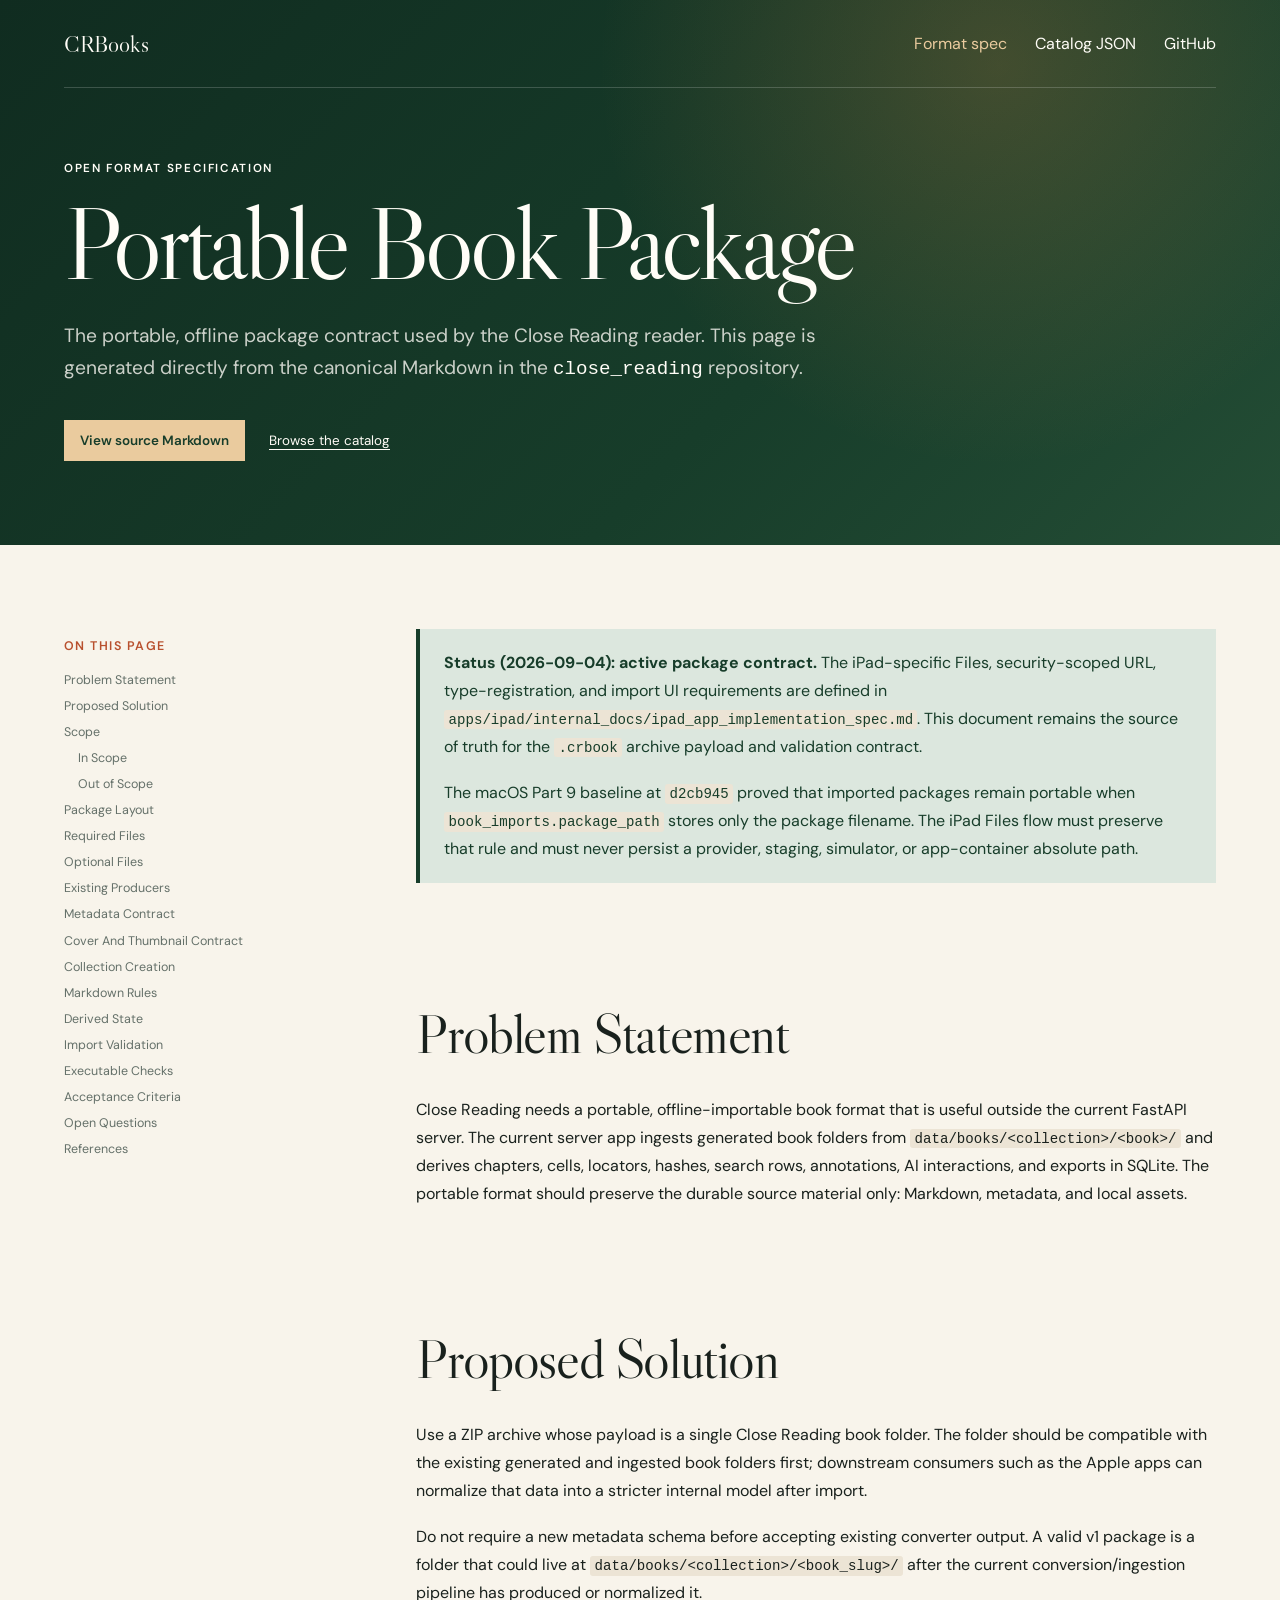
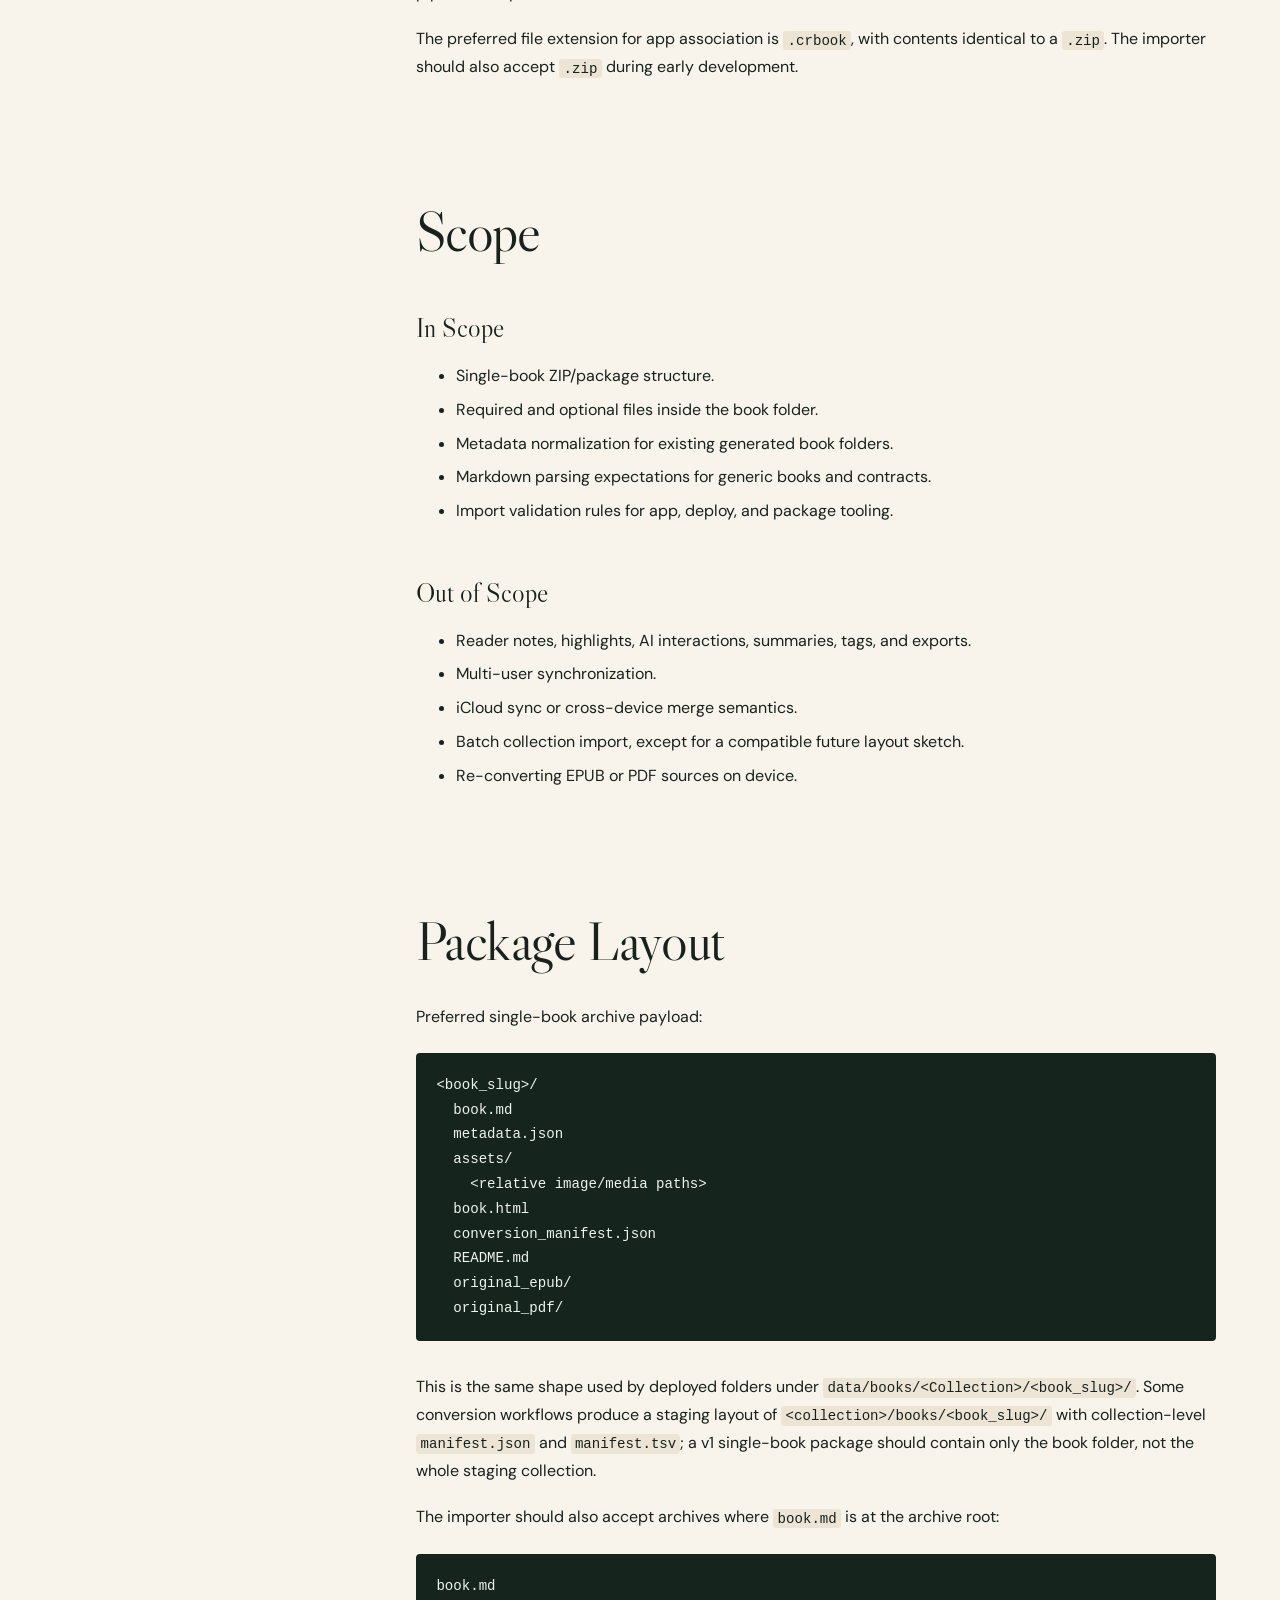
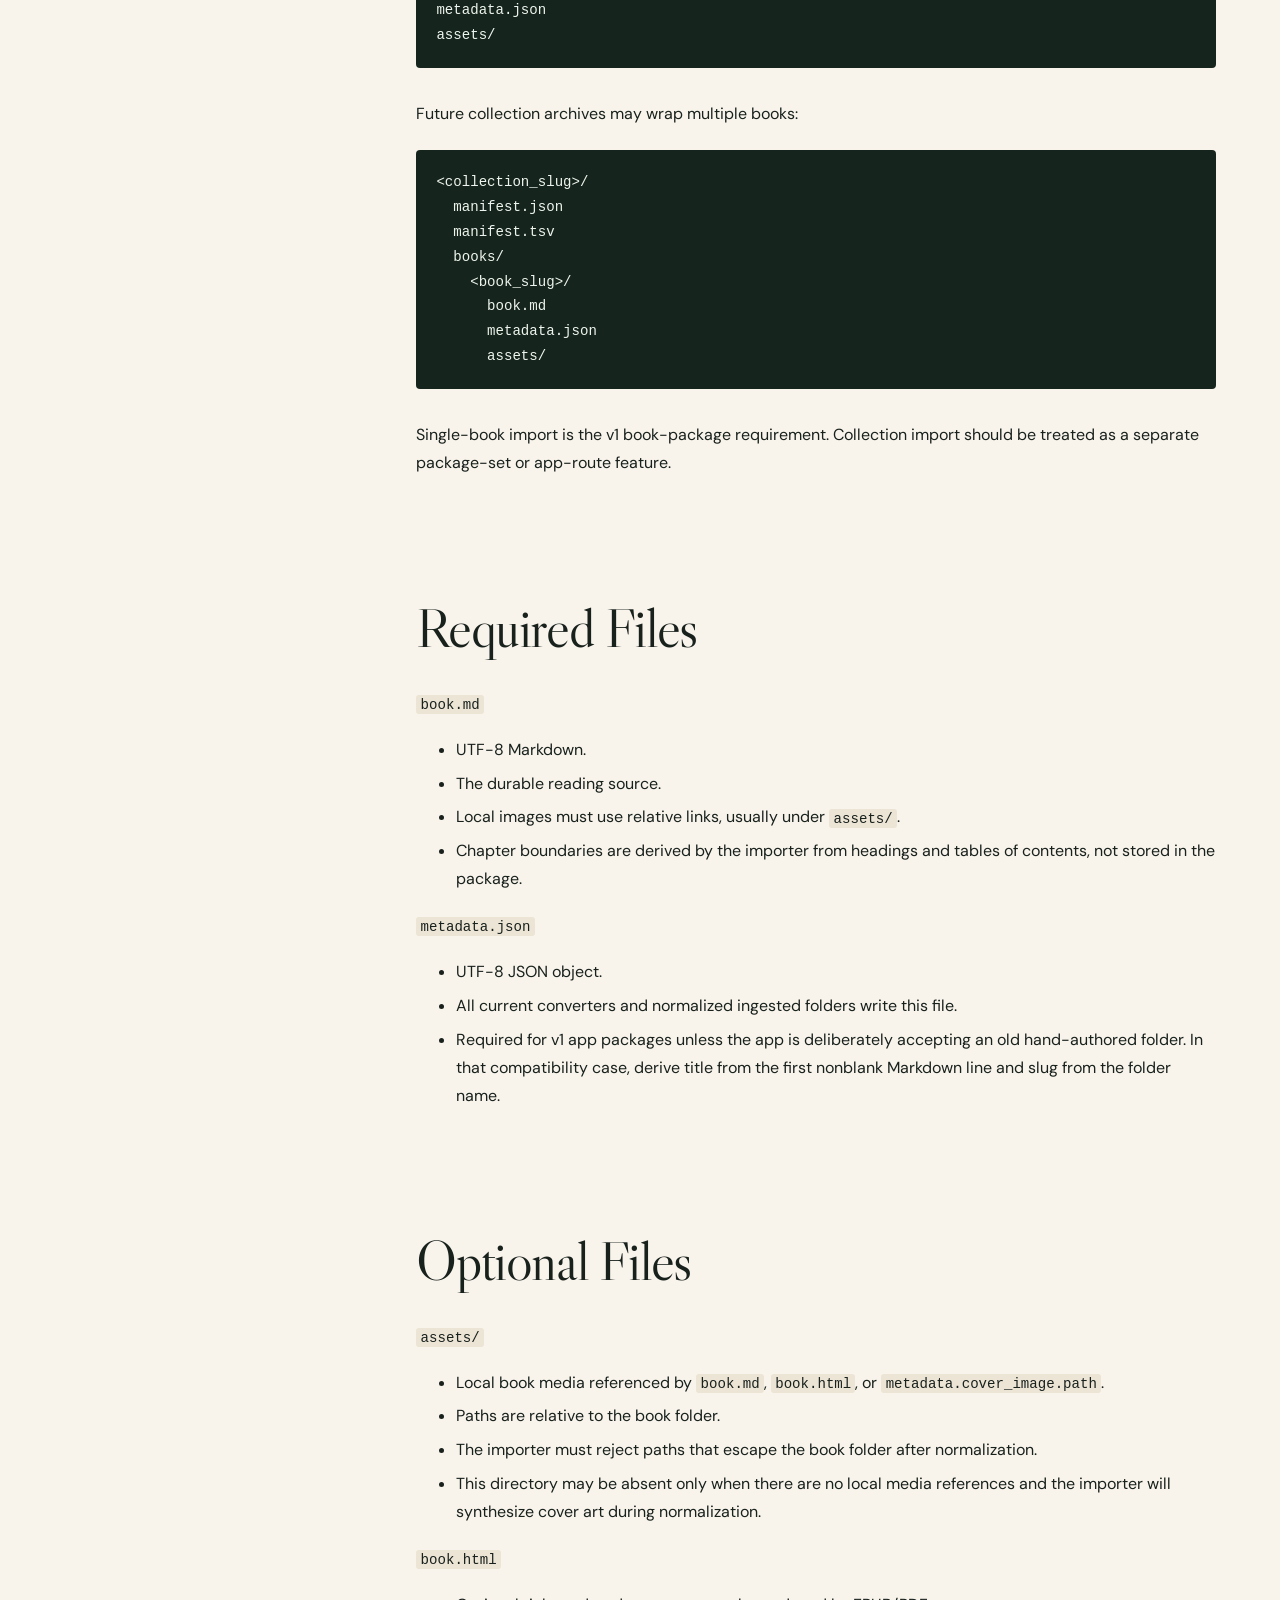
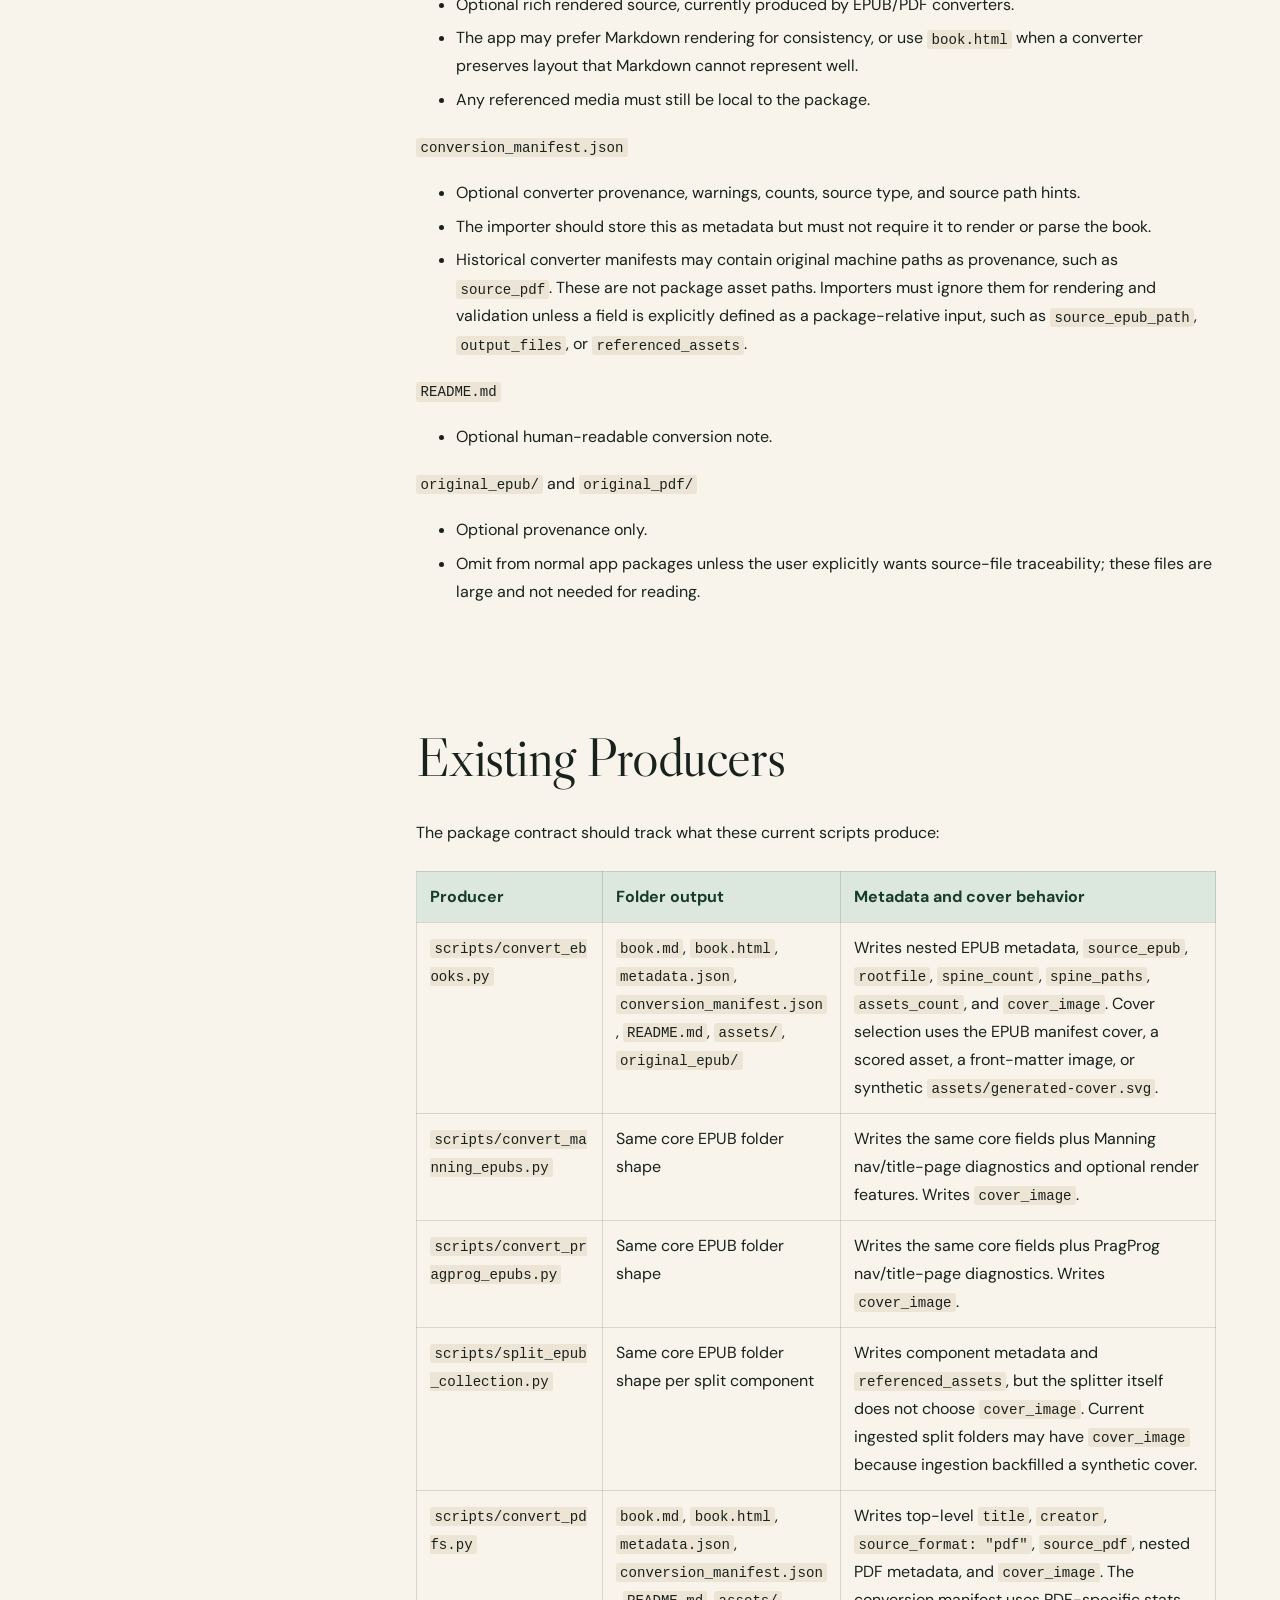
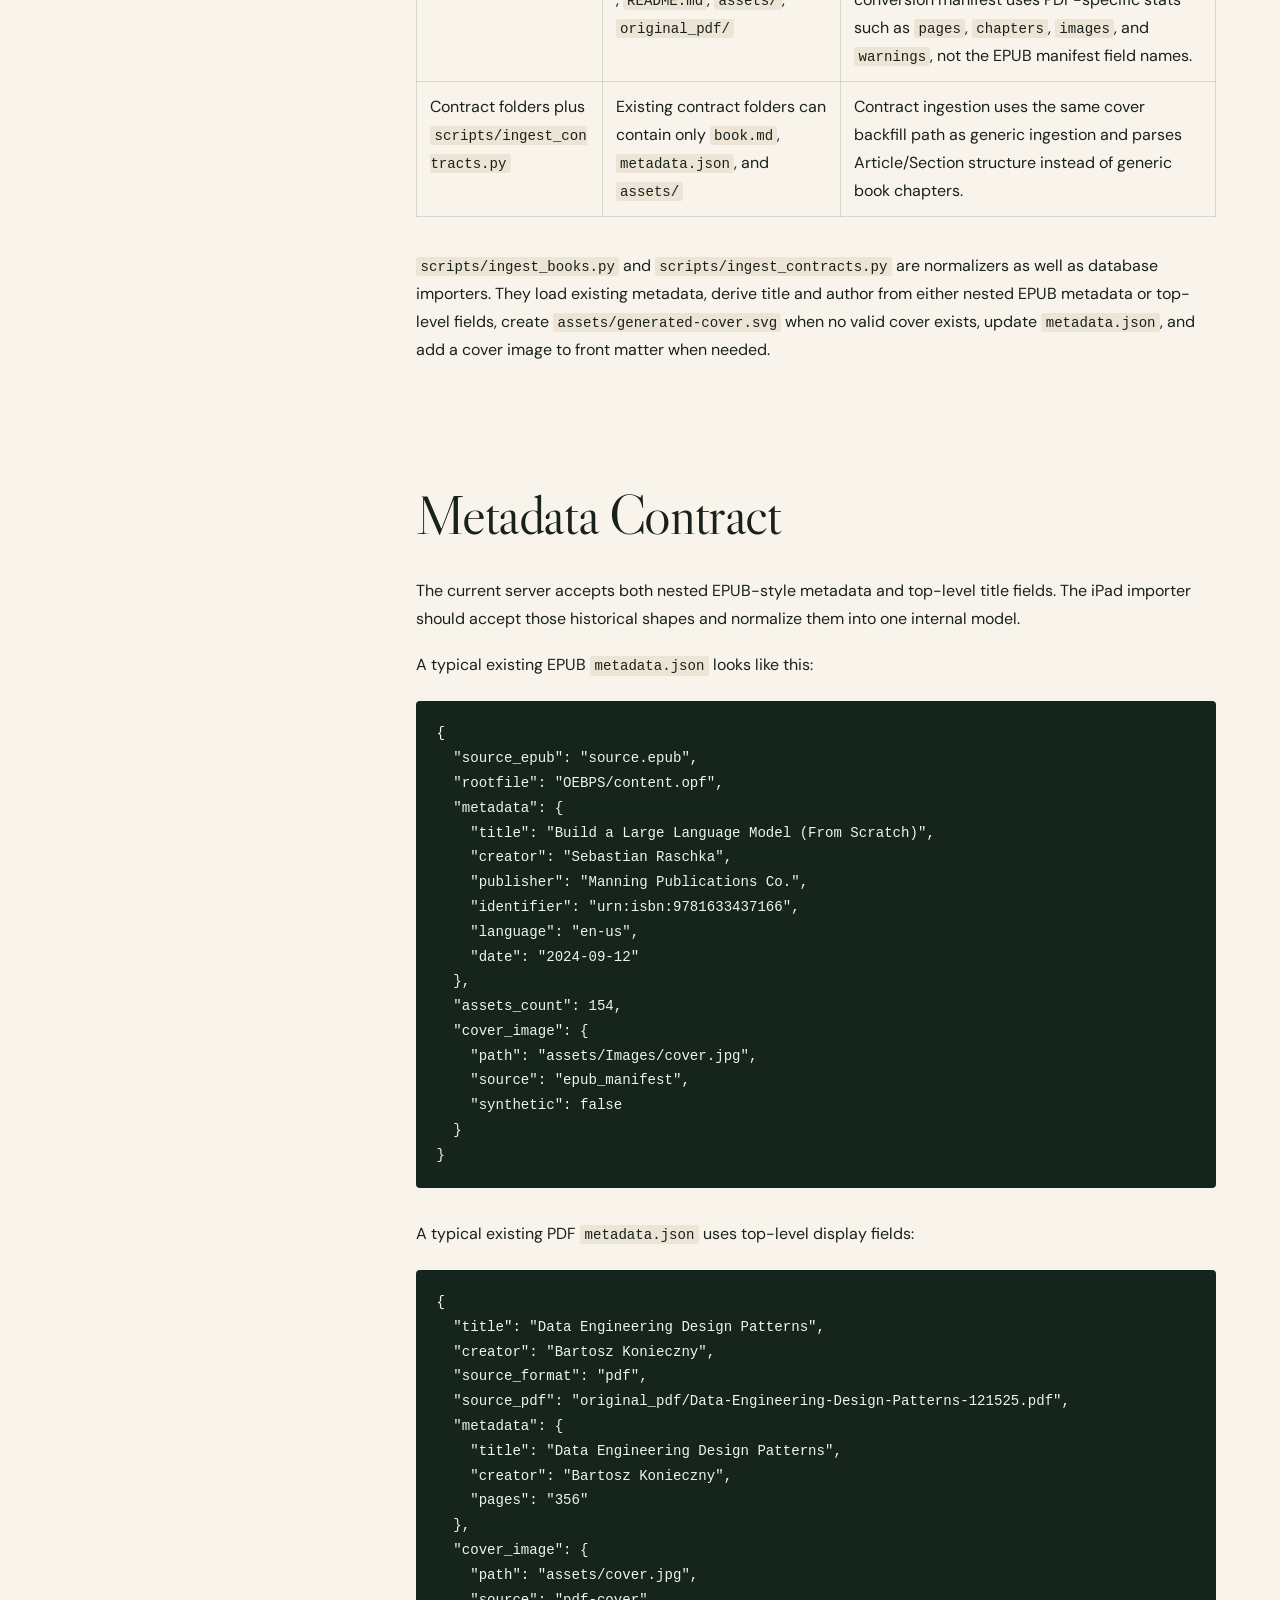
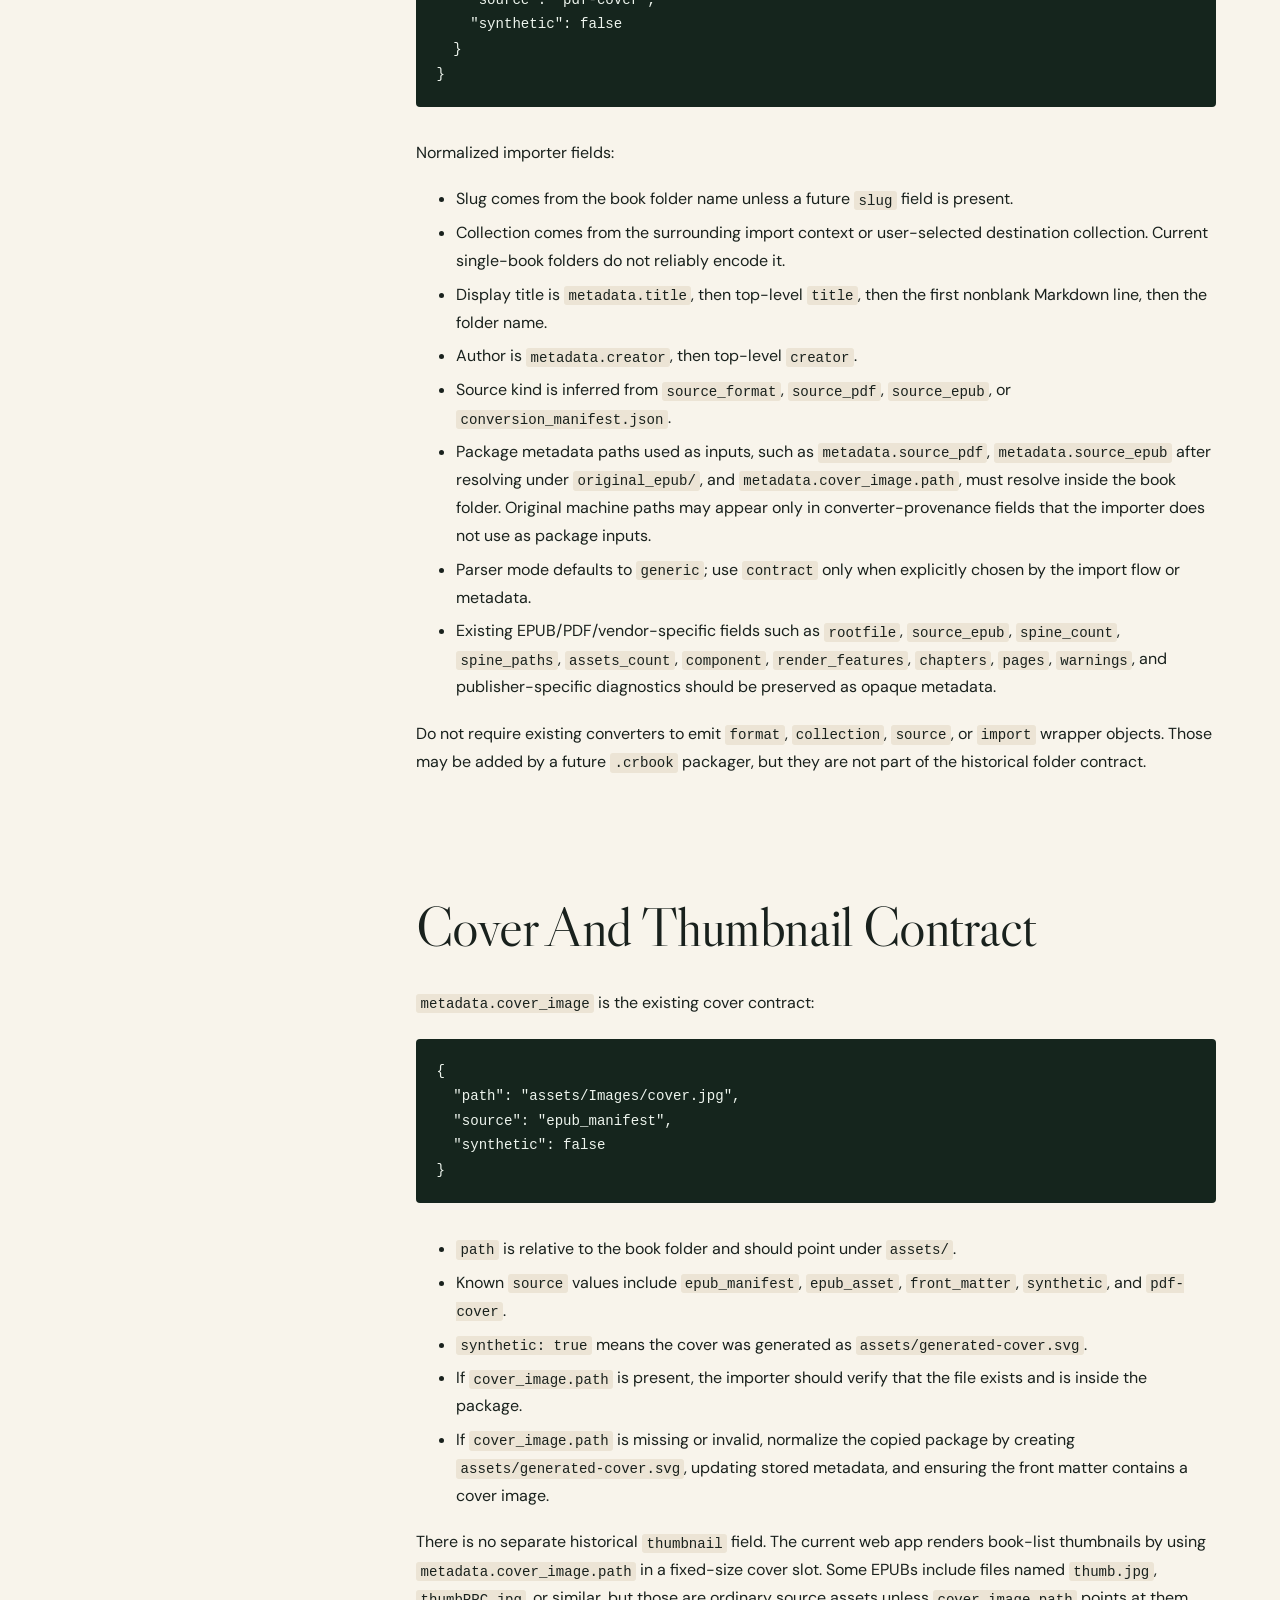
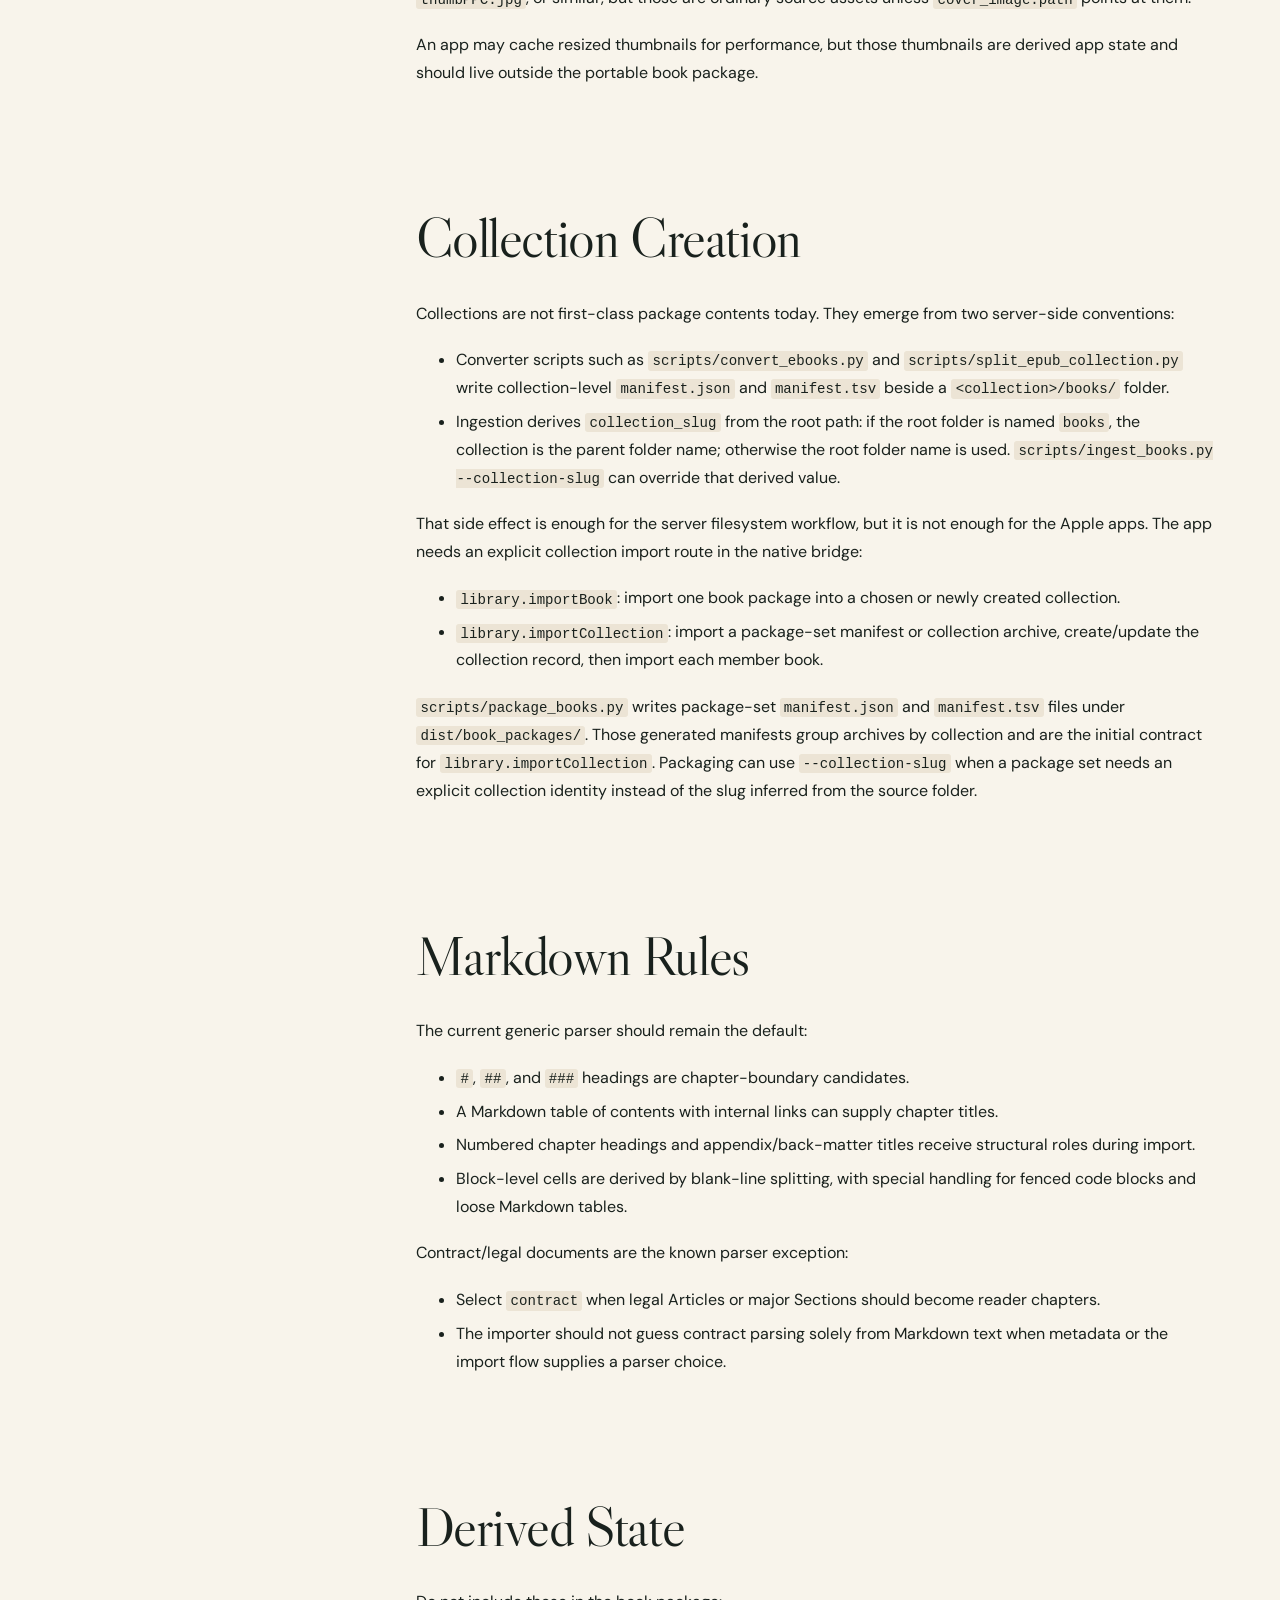
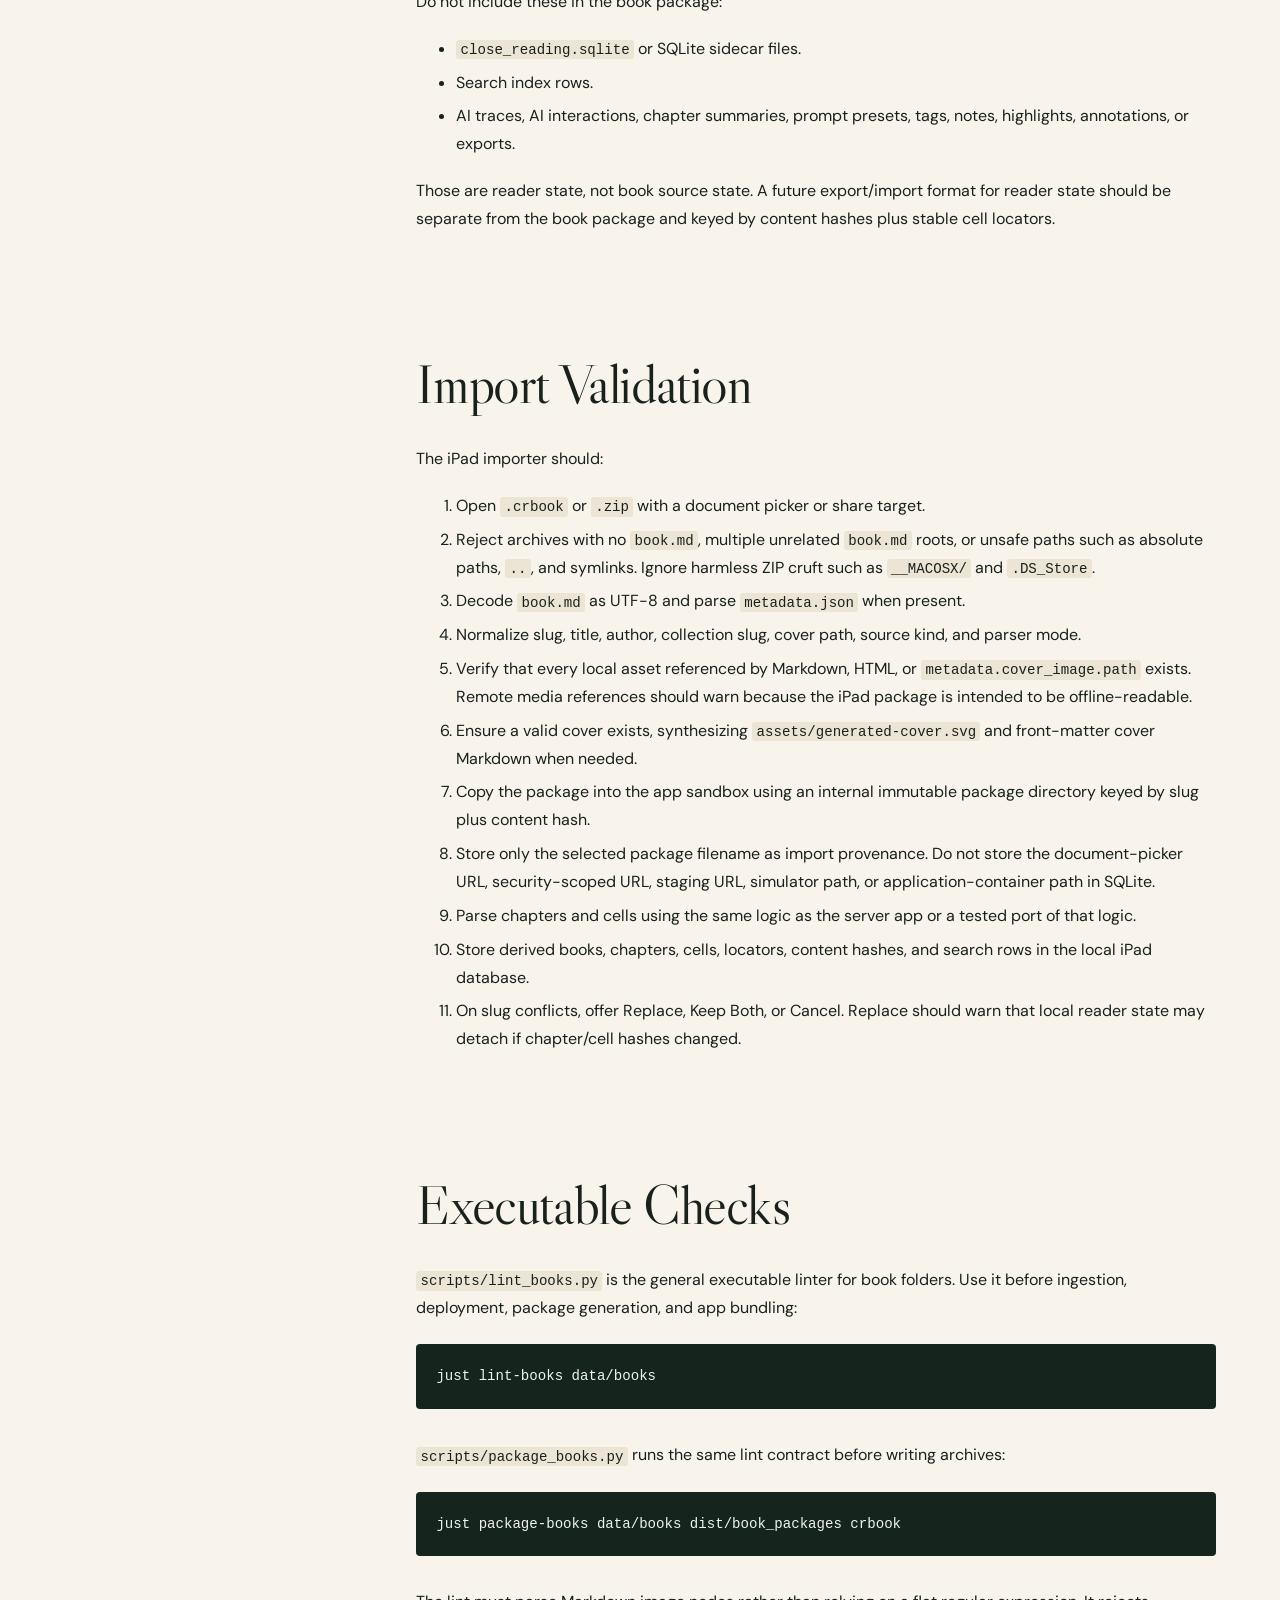
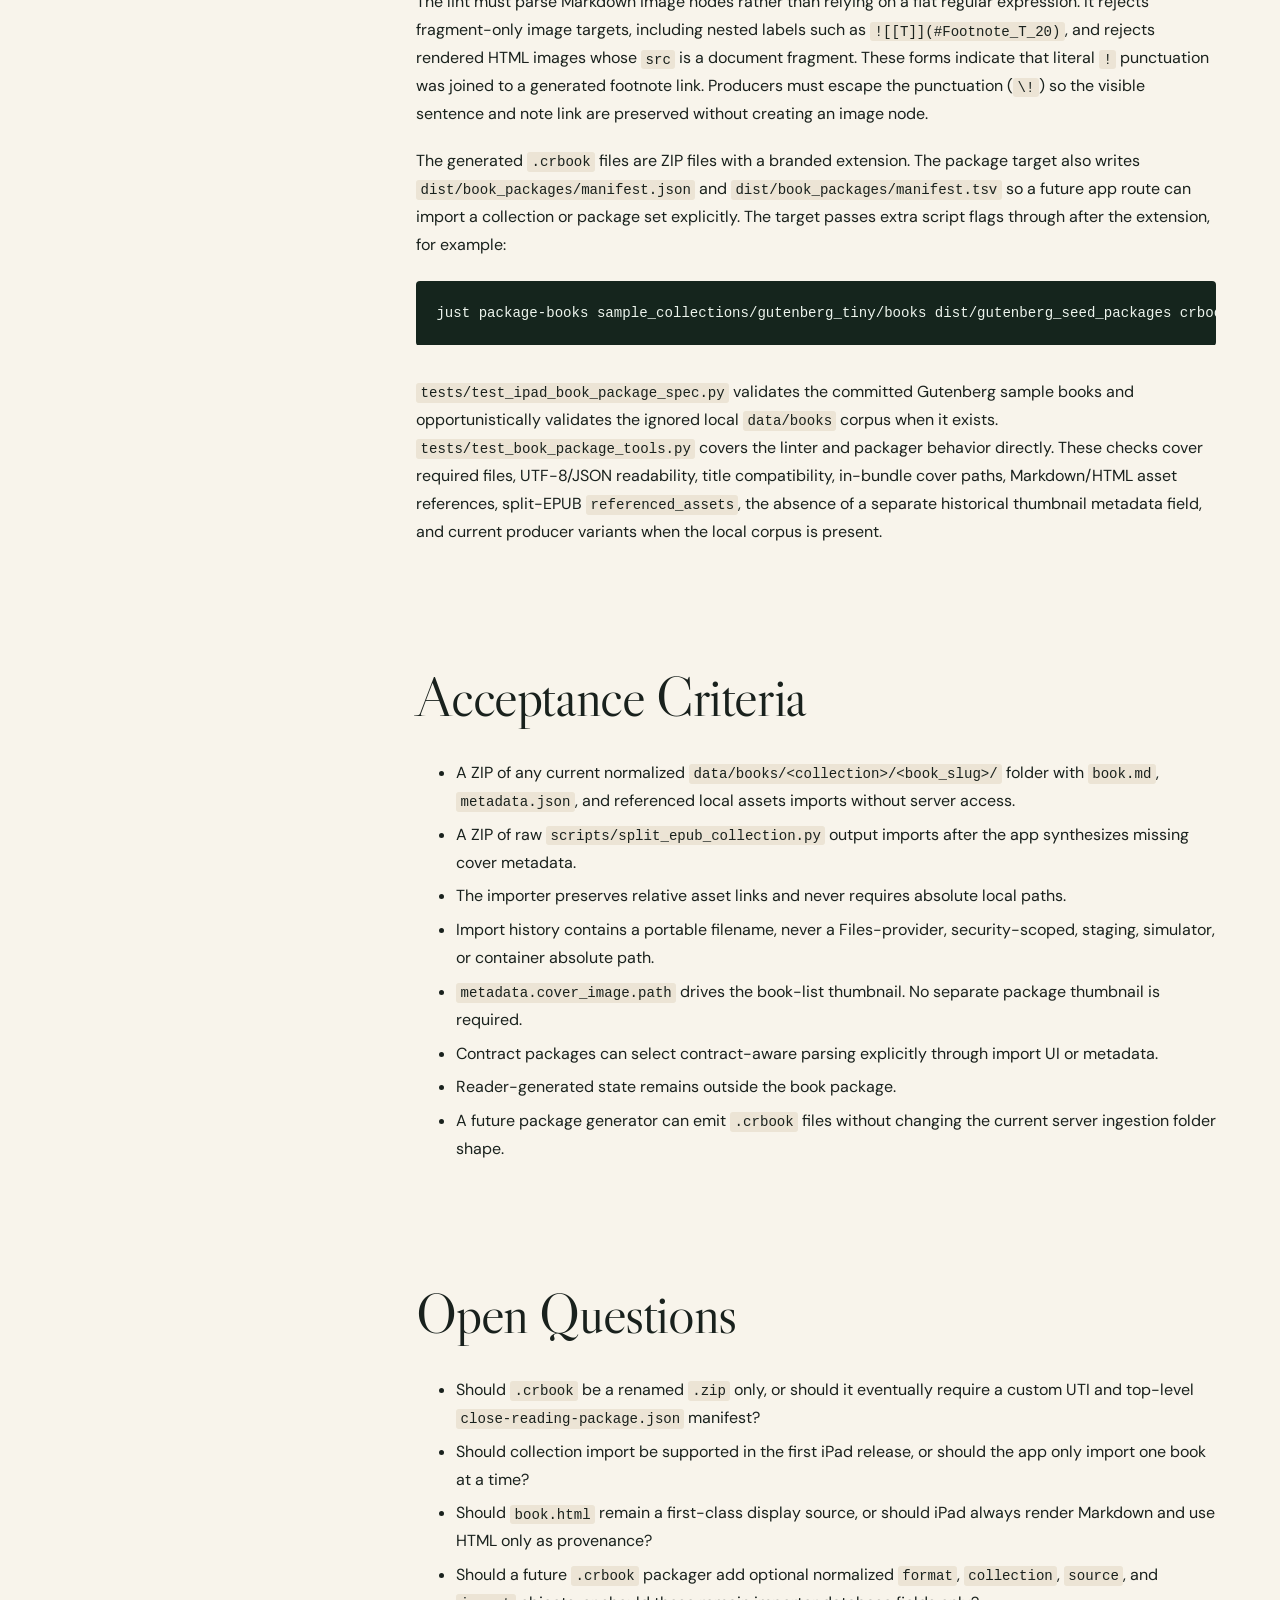
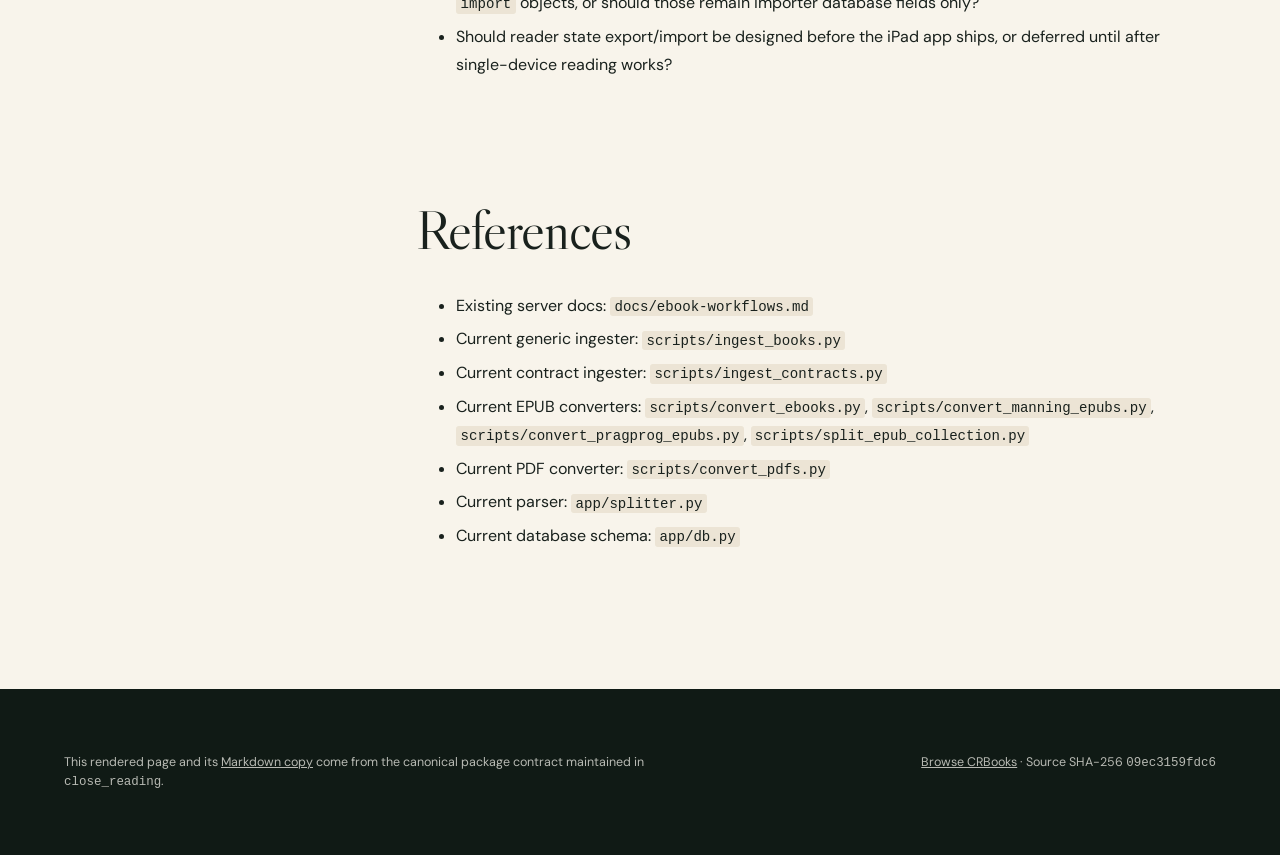
<file: docs/spec/index.html>
<!doctype html>
<html lang="en">
<head>
  <meta charset="utf-8">
  <meta name="viewport" content="width=device-width, initial-scale=1">
  <meta name="description" content="The open specification for portable CRBook reading packages.">
  <title>Portable Book Package · CRBooks</title>
  <link rel="stylesheet" href="../styles.css">
</head>
<body class="spec-page">
  <header class="spec-hero">
    <nav class="topbar" aria-label="Primary">
      <a class="wordmark" href="../">CRBooks</a>
      <div>
        <a href="./" aria-current="page">Format spec</a>
        <a href="../catalog.json">Catalog JSON</a>
        <a href="https://github.com/rahuldave/crbooks">GitHub</a>
      </div>
    </nav>
    <div class="spec-hero-copy">
      <p class="eyebrow">Open format specification</p>
      <h1>Portable Book Package</h1>
      <p class="spec-lede">The portable, offline package contract used by the Close Reading reader. This page is generated directly from the canonical Markdown in the <code>close_reading</code> repository.</p>
      <div class="spec-actions">
        <a class="spec-action-primary" href="../crbook-spec.md">View source Markdown</a>
        <a href="../">Browse the catalog</a>
      </div>
    </div>
  </header>

  <main class="spec-main">
    <div class="spec-layout">
      <aside class="spec-sidebar">
        <nav class="spec-toc" aria-label="Specification contents">
          <p>On this page</p>
          <div class="toc">
<ul>
<li><a href="#problem-statement">Problem Statement</a></li>
<li><a href="#proposed-solution">Proposed Solution</a></li>
<li><a href="#scope">Scope</a><ul>
<li><a href="#in-scope">In Scope</a></li>
<li><a href="#out-of-scope">Out of Scope</a></li>
</ul>
</li>
<li><a href="#package-layout">Package Layout</a></li>
<li><a href="#required-files">Required Files</a></li>
<li><a href="#optional-files">Optional Files</a></li>
<li><a href="#existing-producers">Existing Producers</a></li>
<li><a href="#metadata-contract">Metadata Contract</a></li>
<li><a href="#cover-and-thumbnail-contract">Cover And Thumbnail Contract</a></li>
<li><a href="#collection-creation">Collection Creation</a></li>
<li><a href="#markdown-rules">Markdown Rules</a></li>
<li><a href="#derived-state">Derived State</a></li>
<li><a href="#import-validation">Import Validation</a></li>
<li><a href="#executable-checks">Executable Checks</a></li>
<li><a href="#acceptance-criteria">Acceptance Criteria</a></li>
<li><a href="#open-questions">Open Questions</a></li>
<li><a href="#references">References</a></li>
</ul>
</div>

        </nav>
      </aside>
      <article class="spec-content">
        <blockquote>
<p><strong>Status (2026-09-04): active package contract.</strong> The iPad-specific Files,
security-scoped URL, type-registration, and import UI requirements are defined
in
<span class="source-reference"><code>apps/ipad/internal_docs/ipad_app_implementation_spec.md</code></span>.
This document remains the source of truth for the <code>.crbook</code> archive payload and
validation contract.</p>
<p>The macOS Part 9 baseline at <code>d2cb945</code> proved that imported packages remain
portable when <code>book_imports.package_path</code> stores only the package filename.
The iPad Files flow must preserve that rule and must never persist a provider,
staging, simulator, or app-container absolute path.</p>
</blockquote>
<h2 id="problem-statement">Problem Statement<a class="headerlink" href="#problem-statement" title="Permanent link">¶</a></h2>
<p>Close Reading needs a portable, offline-importable book format that is useful
outside the current FastAPI server. The current server app ingests generated
book folders from <code>data/books/&lt;collection&gt;/&lt;book&gt;/</code> and derives chapters, cells,
locators, hashes, search rows, annotations, AI interactions, and exports in
SQLite. The portable format should preserve the durable source material only:
Markdown, metadata, and local assets.</p>
<h2 id="proposed-solution">Proposed Solution<a class="headerlink" href="#proposed-solution" title="Permanent link">¶</a></h2>
<p>Use a ZIP archive whose payload is a single Close Reading book folder. The
folder should be compatible with the existing generated and ingested book
folders first; downstream consumers such as the Apple apps can normalize that
data into a stricter internal model after import.</p>
<p>Do not require a new metadata schema before accepting existing converter output.
A valid v1 package is a folder that could live at
<code>data/books/&lt;collection&gt;/&lt;book_slug&gt;/</code> after the current conversion/ingestion
pipeline has produced or normalized it.</p>
<p>The preferred file extension for app association is <code>.crbook</code>, with contents
identical to a <code>.zip</code>. The importer should also accept <code>.zip</code> during early
development.</p>
<h2 id="scope">Scope<a class="headerlink" href="#scope" title="Permanent link">¶</a></h2>
<h3 id="in-scope">In Scope<a class="headerlink" href="#in-scope" title="Permanent link">¶</a></h3>
<ul>
<li>Single-book ZIP/package structure.</li>
<li>Required and optional files inside the book folder.</li>
<li>Metadata normalization for existing generated book folders.</li>
<li>Markdown parsing expectations for generic books and contracts.</li>
<li>Import validation rules for app, deploy, and package tooling.</li>
</ul>
<h3 id="out-of-scope">Out of Scope<a class="headerlink" href="#out-of-scope" title="Permanent link">¶</a></h3>
<ul>
<li>Reader notes, highlights, AI interactions, summaries, tags, and exports.</li>
<li>Multi-user synchronization.</li>
<li>iCloud sync or cross-device merge semantics.</li>
<li>Batch collection import, except for a compatible future layout sketch.</li>
<li>Re-converting EPUB or PDF sources on device.</li>
</ul>
<h2 id="package-layout">Package Layout<a class="headerlink" href="#package-layout" title="Permanent link">¶</a></h2>
<p>Preferred single-book archive payload:</p>
<pre><code class="language-text">&lt;book_slug&gt;/
  book.md
  metadata.json
  assets/
    &lt;relative image/media paths&gt;
  book.html
  conversion_manifest.json
  README.md
  original_epub/
  original_pdf/
</code></pre>
<p>This is the same shape used by deployed folders under
<code>data/books/&lt;Collection&gt;/&lt;book_slug&gt;/</code>. Some conversion workflows produce a
staging layout of <code>&lt;collection&gt;/books/&lt;book_slug&gt;/</code> with collection-level
<code>manifest.json</code> and <code>manifest.tsv</code>; a v1 single-book package should contain
only the book folder, not the whole staging collection.</p>
<p>The importer should also accept archives where <code>book.md</code> is at the archive root:</p>
<pre><code class="language-text">book.md
metadata.json
assets/
</code></pre>
<p>Future collection archives may wrap multiple books:</p>
<pre><code class="language-text">&lt;collection_slug&gt;/
  manifest.json
  manifest.tsv
  books/
    &lt;book_slug&gt;/
      book.md
      metadata.json
      assets/
</code></pre>
<p>Single-book import is the v1 book-package requirement. Collection import should
be treated as a separate package-set or app-route feature.</p>
<h2 id="required-files">Required Files<a class="headerlink" href="#required-files" title="Permanent link">¶</a></h2>
<p><code>book.md</code></p>
<ul>
<li>UTF-8 Markdown.</li>
<li>The durable reading source.</li>
<li>Local images must use relative links, usually under <code>assets/</code>.</li>
<li>Chapter boundaries are derived by the importer from headings and tables of
  contents, not stored in the package.</li>
</ul>
<p><code>metadata.json</code></p>
<ul>
<li>UTF-8 JSON object.</li>
<li>All current converters and normalized ingested folders write this file.</li>
<li>Required for v1 app packages unless the app is deliberately accepting an
  old hand-authored folder. In that compatibility case, derive title from the
  first nonblank Markdown line and slug from the folder name.</li>
</ul>
<h2 id="optional-files">Optional Files<a class="headerlink" href="#optional-files" title="Permanent link">¶</a></h2>
<p><code>assets/</code></p>
<ul>
<li>Local book media referenced by <code>book.md</code>, <code>book.html</code>, or
  <code>metadata.cover_image.path</code>.</li>
<li>Paths are relative to the book folder.</li>
<li>The importer must reject paths that escape the book folder after
  normalization.</li>
<li>This directory may be absent only when there are no local media references
  and the importer will synthesize cover art during normalization.</li>
</ul>
<p><code>book.html</code></p>
<ul>
<li>Optional rich rendered source, currently produced by EPUB/PDF converters.</li>
<li>The app may prefer Markdown rendering for consistency, or use <code>book.html</code>
  when a converter preserves layout that Markdown cannot represent well.</li>
<li>Any referenced media must still be local to the package.</li>
</ul>
<p><code>conversion_manifest.json</code></p>
<ul>
<li>Optional converter provenance, warnings, counts, source type, and source path
  hints.</li>
<li>The importer should store this as metadata but must not require it to render
  or parse the book.</li>
<li>Historical converter manifests may contain original machine paths as
  provenance, such as <code>source_pdf</code>. These are not package asset paths. Importers
  must ignore them for rendering and validation unless a field is explicitly
  defined as a package-relative input, such as <code>source_epub_path</code>,
  <code>output_files</code>, or <code>referenced_assets</code>.</li>
</ul>
<p><code>README.md</code></p>
<ul>
<li>Optional human-readable conversion note.</li>
</ul>
<p><code>original_epub/</code> and <code>original_pdf/</code></p>
<ul>
<li>Optional provenance only.</li>
<li>Omit from normal app packages unless the user explicitly wants source-file
  traceability; these files are large and not needed for reading.</li>
</ul>
<h2 id="existing-producers">Existing Producers<a class="headerlink" href="#existing-producers" title="Permanent link">¶</a></h2>
<p>The package contract should track what these current scripts produce:</p>
<table>
<thead>
<tr>
<th>Producer</th>
<th>Folder output</th>
<th>Metadata and cover behavior</th>
</tr>
</thead>
<tbody>
<tr>
<td><code>scripts/convert_ebooks.py</code></td>
<td><code>book.md</code>, <code>book.html</code>, <code>metadata.json</code>, <code>conversion_manifest.json</code>, <code>README.md</code>, <code>assets/</code>, <code>original_epub/</code></td>
<td>Writes nested EPUB metadata, <code>source_epub</code>, <code>rootfile</code>, <code>spine_count</code>, <code>spine_paths</code>, <code>assets_count</code>, and <code>cover_image</code>. Cover selection uses the EPUB manifest cover, a scored asset, a front-matter image, or synthetic <code>assets/generated-cover.svg</code>.</td>
</tr>
<tr>
<td><code>scripts/convert_manning_epubs.py</code></td>
<td>Same core EPUB folder shape</td>
<td>Writes the same core fields plus Manning nav/title-page diagnostics and optional render features. Writes <code>cover_image</code>.</td>
</tr>
<tr>
<td><code>scripts/convert_pragprog_epubs.py</code></td>
<td>Same core EPUB folder shape</td>
<td>Writes the same core fields plus PragProg nav/title-page diagnostics. Writes <code>cover_image</code>.</td>
</tr>
<tr>
<td><code>scripts/split_epub_collection.py</code></td>
<td>Same core EPUB folder shape per split component</td>
<td>Writes component metadata and <code>referenced_assets</code>, but the splitter itself does not choose <code>cover_image</code>. Current ingested split folders may have <code>cover_image</code> because ingestion backfilled a synthetic cover.</td>
</tr>
<tr>
<td><code>scripts/convert_pdfs.py</code></td>
<td><code>book.md</code>, <code>book.html</code>, <code>metadata.json</code>, <code>conversion_manifest.json</code>, <code>README.md</code>, <code>assets/</code>, <code>original_pdf/</code></td>
<td>Writes top-level <code>title</code>, <code>creator</code>, <code>source_format: "pdf"</code>, <code>source_pdf</code>, nested PDF metadata, and <code>cover_image</code>. The conversion manifest uses PDF-specific stats such as <code>pages</code>, <code>chapters</code>, <code>images</code>, and <code>warnings</code>, not the EPUB manifest field names.</td>
</tr>
<tr>
<td>Contract folders plus <code>scripts/ingest_contracts.py</code></td>
<td>Existing contract folders can contain only <code>book.md</code>, <code>metadata.json</code>, and <code>assets/</code></td>
<td>Contract ingestion uses the same cover backfill path as generic ingestion and parses Article/Section structure instead of generic book chapters.</td>
</tr>
</tbody>
</table>
<p><code>scripts/ingest_books.py</code> and <code>scripts/ingest_contracts.py</code> are normalizers as
well as database importers. They load existing metadata, derive title and author
from either nested EPUB metadata or top-level fields, create
<code>assets/generated-cover.svg</code> when no valid cover exists, update
<code>metadata.json</code>, and add a cover image to front matter when needed.</p>
<h2 id="metadata-contract">Metadata Contract<a class="headerlink" href="#metadata-contract" title="Permanent link">¶</a></h2>
<p>The current server accepts both nested EPUB-style metadata and top-level title
fields. The iPad importer should accept those historical shapes and normalize
them into one internal model.</p>
<p>A typical existing EPUB <code>metadata.json</code> looks like this:</p>
<pre><code class="language-json">{
  &quot;source_epub&quot;: &quot;source.epub&quot;,
  &quot;rootfile&quot;: &quot;OEBPS/content.opf&quot;,
  &quot;metadata&quot;: {
    &quot;title&quot;: &quot;Build a Large Language Model (From Scratch)&quot;,
    &quot;creator&quot;: &quot;Sebastian Raschka&quot;,
    &quot;publisher&quot;: &quot;Manning Publications Co.&quot;,
    &quot;identifier&quot;: &quot;urn:isbn:9781633437166&quot;,
    &quot;language&quot;: &quot;en-us&quot;,
    &quot;date&quot;: &quot;2024-09-12&quot;
  },
  &quot;assets_count&quot;: 154,
  &quot;cover_image&quot;: {
    &quot;path&quot;: &quot;assets/Images/cover.jpg&quot;,
    &quot;source&quot;: &quot;epub_manifest&quot;,
    &quot;synthetic&quot;: false
  }
}
</code></pre>
<p>A typical existing PDF <code>metadata.json</code> uses top-level display fields:</p>
<pre><code class="language-json">{
  &quot;title&quot;: &quot;Data Engineering Design Patterns&quot;,
  &quot;creator&quot;: &quot;Bartosz Konieczny&quot;,
  &quot;source_format&quot;: &quot;pdf&quot;,
  &quot;source_pdf&quot;: &quot;original_pdf/Data-Engineering-Design-Patterns-121525.pdf&quot;,
  &quot;metadata&quot;: {
    &quot;title&quot;: &quot;Data Engineering Design Patterns&quot;,
    &quot;creator&quot;: &quot;Bartosz Konieczny&quot;,
    &quot;pages&quot;: &quot;356&quot;
  },
  &quot;cover_image&quot;: {
    &quot;path&quot;: &quot;assets/cover.jpg&quot;,
    &quot;source&quot;: &quot;pdf-cover&quot;,
    &quot;synthetic&quot;: false
  }
}
</code></pre>
<p>Normalized importer fields:</p>
<ul>
<li>Slug comes from the book folder name unless a future <code>slug</code> field is present.</li>
<li>Collection comes from the surrounding import context or user-selected
  destination collection. Current single-book folders do not reliably encode it.</li>
<li>Display title is <code>metadata.title</code>, then top-level <code>title</code>, then the first
  nonblank Markdown line, then the folder name.</li>
<li>Author is <code>metadata.creator</code>, then top-level <code>creator</code>.</li>
<li>Source kind is inferred from <code>source_format</code>, <code>source_pdf</code>, <code>source_epub</code>, or
  <code>conversion_manifest.json</code>.</li>
<li>Package metadata paths used as inputs, such as <code>metadata.source_pdf</code>,
  <code>metadata.source_epub</code> after resolving under <code>original_epub/</code>, and
  <code>metadata.cover_image.path</code>, must resolve inside the book folder. Original
  machine paths may appear only in converter-provenance fields that the importer
  does not use as package inputs.</li>
<li>Parser mode defaults to <code>generic</code>; use <code>contract</code> only when explicitly chosen
  by the import flow or metadata.</li>
<li>Existing EPUB/PDF/vendor-specific fields such as <code>rootfile</code>, <code>source_epub</code>,
  <code>spine_count</code>, <code>spine_paths</code>, <code>assets_count</code>, <code>component</code>, <code>render_features</code>,
  <code>chapters</code>, <code>pages</code>, <code>warnings</code>, and publisher-specific diagnostics should be
  preserved as opaque metadata.</li>
</ul>
<p>Do not require existing converters to emit <code>format</code>, <code>collection</code>, <code>source</code>, or
<code>import</code> wrapper objects. Those may be added by a future <code>.crbook</code> packager, but
they are not part of the historical folder contract.</p>
<h2 id="cover-and-thumbnail-contract">Cover And Thumbnail Contract<a class="headerlink" href="#cover-and-thumbnail-contract" title="Permanent link">¶</a></h2>
<p><code>metadata.cover_image</code> is the existing cover contract:</p>
<pre><code class="language-json">{
  &quot;path&quot;: &quot;assets/Images/cover.jpg&quot;,
  &quot;source&quot;: &quot;epub_manifest&quot;,
  &quot;synthetic&quot;: false
}
</code></pre>
<ul>
<li><code>path</code> is relative to the book folder and should point under <code>assets/</code>.</li>
<li>Known <code>source</code> values include <code>epub_manifest</code>, <code>epub_asset</code>, <code>front_matter</code>,
  <code>synthetic</code>, and <code>pdf-cover</code>.</li>
<li><code>synthetic: true</code> means the cover was generated as
  <code>assets/generated-cover.svg</code>.</li>
<li>If <code>cover_image.path</code> is present, the importer should verify that the file
  exists and is inside the package.</li>
<li>If <code>cover_image.path</code> is missing or invalid, normalize the copied package by
  creating <code>assets/generated-cover.svg</code>, updating stored metadata, and ensuring
  the front matter contains a cover image.</li>
</ul>
<p>There is no separate historical <code>thumbnail</code> field. The current web app renders
book-list thumbnails by using <code>metadata.cover_image.path</code> in a fixed-size cover
slot. Some EPUBs include files named <code>thumb.jpg</code>, <code>thumbPPC.jpg</code>, or similar,
but those are ordinary source assets unless <code>cover_image.path</code> points at them.</p>
<p>An app may cache resized thumbnails for performance, but those thumbnails are
derived app state and should live outside the portable book package.</p>
<h2 id="collection-creation">Collection Creation<a class="headerlink" href="#collection-creation" title="Permanent link">¶</a></h2>
<p>Collections are not first-class package contents today. They emerge from two
server-side conventions:</p>
<ul>
<li>Converter scripts such as <code>scripts/convert_ebooks.py</code> and
  <code>scripts/split_epub_collection.py</code> write collection-level <code>manifest.json</code> and
  <code>manifest.tsv</code> beside a <code>&lt;collection&gt;/books/</code> folder.</li>
<li>Ingestion derives <code>collection_slug</code> from the root path: if the root folder is
  named <code>books</code>, the collection is the parent folder name; otherwise the root
  folder name is used. <code>scripts/ingest_books.py --collection-slug</code> can override
  that derived value.</li>
</ul>
<p>That side effect is enough for the server filesystem workflow, but it is not
enough for the Apple apps. The app needs an explicit collection import route in
the native bridge:</p>
<ul>
<li><code>library.importBook</code>: import one book package into a chosen or newly created
  collection.</li>
<li><code>library.importCollection</code>: import a package-set manifest or collection
  archive, create/update the collection record, then import each member book.</li>
</ul>
<p><code>scripts/package_books.py</code> writes package-set <code>manifest.json</code> and <code>manifest.tsv</code>
files under <code>dist/book_packages/</code>. Those generated manifests group archives by
collection and are the initial contract for <code>library.importCollection</code>.
Packaging can use <code>--collection-slug</code> when a package set needs an explicit
collection identity instead of the slug inferred from the source folder.</p>
<h2 id="markdown-rules">Markdown Rules<a class="headerlink" href="#markdown-rules" title="Permanent link">¶</a></h2>
<p>The current generic parser should remain the default:</p>
<ul>
<li><code>#</code>, <code>##</code>, and <code>###</code> headings are chapter-boundary candidates.</li>
<li>A Markdown table of contents with internal links can supply chapter titles.</li>
<li>Numbered chapter headings and appendix/back-matter titles receive structural
  roles during import.</li>
<li>Block-level cells are derived by blank-line splitting, with special handling
  for fenced code blocks and loose Markdown tables.</li>
</ul>
<p>Contract/legal documents are the known parser exception:</p>
<ul>
<li>Select <code>contract</code> when legal Articles or major Sections should become reader
  chapters.</li>
<li>The importer should not guess contract parsing solely from Markdown text when
  metadata or the import flow supplies a parser choice.</li>
</ul>
<h2 id="derived-state">Derived State<a class="headerlink" href="#derived-state" title="Permanent link">¶</a></h2>
<p>Do not include these in the book package:</p>
<ul>
<li><code>close_reading.sqlite</code> or SQLite sidecar files.</li>
<li>Search index rows.</li>
<li>AI traces, AI interactions, chapter summaries, prompt presets, tags, notes,
  highlights, annotations, or exports.</li>
</ul>
<p>Those are reader state, not book source state. A future export/import format for
reader state should be separate from the book package and keyed by content
hashes plus stable cell locators.</p>
<h2 id="import-validation">Import Validation<a class="headerlink" href="#import-validation" title="Permanent link">¶</a></h2>
<p>The iPad importer should:</p>
<ol>
<li>Open <code>.crbook</code> or <code>.zip</code> with a document picker or share target.</li>
<li>Reject archives with no <code>book.md</code>, multiple unrelated <code>book.md</code> roots, or
   unsafe paths such as absolute paths, <code>..</code>, and symlinks. Ignore harmless ZIP
   cruft such as <code>__MACOSX/</code> and <code>.DS_Store</code>.</li>
<li>Decode <code>book.md</code> as UTF-8 and parse <code>metadata.json</code> when present.</li>
<li>Normalize slug, title, author, collection slug, cover path, source kind, and
   parser mode.</li>
<li>Verify that every local asset referenced by Markdown, HTML, or
   <code>metadata.cover_image.path</code> exists. Remote media references should warn
   because the iPad package is intended to be offline-readable.</li>
<li>Ensure a valid cover exists, synthesizing <code>assets/generated-cover.svg</code> and
   front-matter cover Markdown when needed.</li>
<li>Copy the package into the app sandbox using an internal immutable package
   directory keyed by slug plus content hash.</li>
<li>Store only the selected package filename as import provenance. Do not store
   the document-picker URL, security-scoped URL, staging URL, simulator path, or
   application-container path in SQLite.</li>
<li>Parse chapters and cells using the same logic as the server app or a tested
   port of that logic.</li>
<li>Store derived books, chapters, cells, locators, content hashes, and search
   rows in the local iPad database.</li>
<li>On slug conflicts, offer Replace, Keep Both, or Cancel. Replace should warn
   that local reader state may detach if chapter/cell hashes changed.</li>
</ol>
<h2 id="executable-checks">Executable Checks<a class="headerlink" href="#executable-checks" title="Permanent link">¶</a></h2>
<p><code>scripts/lint_books.py</code> is the general executable linter for book folders. Use
it before ingestion, deployment, package generation, and app bundling:</p>
<pre><code class="language-bash">just lint-books data/books
</code></pre>
<p><code>scripts/package_books.py</code> runs the same lint contract before writing archives:</p>
<pre><code class="language-bash">just package-books data/books dist/book_packages crbook
</code></pre>
<p>The lint must parse Markdown image nodes rather than relying on a flat regular
expression. It rejects fragment-only image targets, including nested labels
such as <code>![[T]](#Footnote_T_20)</code>, and rejects rendered HTML images whose <code>src</code>
is a document fragment. These forms indicate that literal <code>!</code> punctuation was
joined to a generated footnote link. Producers must escape the punctuation
(<code>\!</code>) so the visible sentence and note link are preserved without creating an
image node.</p>
<p>The generated <code>.crbook</code> files are ZIP files with a branded extension. The
package target also writes <code>dist/book_packages/manifest.json</code> and
<code>dist/book_packages/manifest.tsv</code> so a future app route can import a collection
or package set explicitly. The target passes extra script flags through after
the extension, for example:</p>
<pre><code class="language-bash">just package-books sample_collections/gutenberg_tiny/books dist/gutenberg_seed_packages crbook --collection-slug Gutenberg_Tiny
</code></pre>
<p><code>tests/test_ipad_book_package_spec.py</code> validates the committed Gutenberg sample
books and opportunistically validates the ignored local <code>data/books</code> corpus when
it exists. <code>tests/test_book_package_tools.py</code> covers the linter and packager
behavior directly. These checks cover required files, UTF-8/JSON readability,
title compatibility, in-bundle cover paths, Markdown/HTML asset references,
split-EPUB <code>referenced_assets</code>, the absence of a separate historical thumbnail
metadata field, and current producer variants when the local corpus is present.</p>
<h2 id="acceptance-criteria">Acceptance Criteria<a class="headerlink" href="#acceptance-criteria" title="Permanent link">¶</a></h2>
<ul>
<li>A ZIP of any current normalized <code>data/books/&lt;collection&gt;/&lt;book_slug&gt;/</code> folder
  with <code>book.md</code>, <code>metadata.json</code>, and referenced local assets imports without
  server access.</li>
<li>A ZIP of raw <code>scripts/split_epub_collection.py</code> output imports after the app
  synthesizes missing cover metadata.</li>
<li>The importer preserves relative asset links and never requires absolute local
  paths.</li>
<li>Import history contains a portable filename, never a Files-provider,
  security-scoped, staging, simulator, or container absolute path.</li>
<li><code>metadata.cover_image.path</code> drives the book-list thumbnail. No separate
  package thumbnail is required.</li>
<li>Contract packages can select contract-aware parsing explicitly through import
  UI or metadata.</li>
<li>Reader-generated state remains outside the book package.</li>
<li>A future package generator can emit <code>.crbook</code> files without changing the
  current server ingestion folder shape.</li>
</ul>
<h2 id="open-questions">Open Questions<a class="headerlink" href="#open-questions" title="Permanent link">¶</a></h2>
<ul>
<li>Should <code>.crbook</code> be a renamed <code>.zip</code> only, or should it eventually require a
  custom UTI and top-level <code>close-reading-package.json</code> manifest?</li>
<li>Should collection import be supported in the first iPad release, or should the
  app only import one book at a time?</li>
<li>Should <code>book.html</code> remain a first-class display source, or should iPad always
  render Markdown and use HTML only as provenance?</li>
<li>Should a future <code>.crbook</code> packager add optional normalized <code>format</code>,
  <code>collection</code>, <code>source</code>, and <code>import</code> objects, or should those remain importer
  database fields only?</li>
<li>Should reader state export/import be designed before the iPad app ships, or
  deferred until after single-device reading works?</li>
</ul>
<h2 id="references">References<a class="headerlink" href="#references" title="Permanent link">¶</a></h2>
<ul>
<li>Existing server docs: <code>docs/ebook-workflows.md</code></li>
<li>Current generic ingester: <code>scripts/ingest_books.py</code></li>
<li>Current contract ingester: <code>scripts/ingest_contracts.py</code></li>
<li>Current EPUB converters: <code>scripts/convert_ebooks.py</code>,
  <code>scripts/convert_manning_epubs.py</code>, <code>scripts/convert_pragprog_epubs.py</code>,
  <code>scripts/split_epub_collection.py</code></li>
<li>Current PDF converter: <code>scripts/convert_pdfs.py</code></li>
<li>Current parser: <code>app/splitter.py</code></li>
<li>Current database schema: <code>app/db.py</code></li>
</ul>
      </article>
    </div>
  </main>

  <footer>
    <p>This rendered page and its <a href="../crbook-spec.md">Markdown copy</a> come from the canonical package contract maintained in <code>close_reading</code>.</p>
    <p><a href="../">Browse CRBooks</a> · Source SHA-256 <code>09ec3159fdc6</code></p>
  </footer>
</body>
</html>
</file>
<file: docs/styles.css>
@import url("https://fonts.googleapis.com/css2?family=DM+Sans:wght@400;500;600&family=Libre+Caslon+Display&display=swap");

:root {
  --ink: #19211d;
  --muted: #647069;
  --paper: #f8f4eb;
  --paper-deep: #ece4d5;
  --green: #173d2a;
  --green-soft: #dce7de;
  --rust: #b8502e;
  --white: #fffdf7;
  --line: rgba(25, 33, 29, 0.14);
  --shadow: 0 18px 50px rgba(35, 38, 31, 0.12);
}

* { box-sizing: border-box; }

body {
  margin: 0;
  color: var(--ink);
  background: var(--paper);
  font-family: "DM Sans", system-ui, sans-serif;
  -webkit-font-smoothing: antialiased;
}

a { color: inherit; }

.hero {
  min-height: 680px;
  color: var(--white);
  background:
    radial-gradient(circle at 83% 20%, rgba(197, 127, 63, 0.28), transparent 29rem),
    linear-gradient(135deg, #102c20, var(--green) 58%, #244d35);
  padding: 0 max(5vw, 28px) 72px;
  display: grid;
  grid-template-rows: auto 1fr auto;
}

.topbar {
  min-height: 88px;
  display: flex;
  align-items: center;
  justify-content: space-between;
  border-bottom: 1px solid rgba(255, 255, 255, 0.18);
}

.topbar > div { display: flex; justify-content: flex-end; gap: 28px; }
.topbar a { text-decoration: none; }
.topbar a:hover, .topbar a[aria-current="page"] { color: #eacb9e; }
.wordmark { font-family: "Libre Caslon Display", Georgia, serif; font-size: 1.45rem; }

.hero-copy { align-self: center; max-width: 960px; padding: 68px 0; }
.eyebrow { margin: 0 0 20px; text-transform: uppercase; letter-spacing: 0.14em; font-size: 0.73rem; font-weight: 600; }
.hero h1 { margin: 0; font: 400 clamp(4rem, 9vw, 8.5rem)/0.88 "Libre Caslon Display", Georgia, serif; letter-spacing: -0.045em; }
.hero h1 em { color: #eacb9e; font-weight: 400; }
.lede { max-width: 710px; margin: 34px 0 0; font-size: clamp(1.02rem, 2vw, 1.28rem); line-height: 1.65; color: rgba(255, 253, 247, 0.78); }
.release-note {
  display: inline-flex;
  align-items: center;
  gap: 12px;
  margin: 24px 0 0;
  padding: 11px 15px;
  border: 1px solid rgba(234, 203, 158, 0.52);
  border-radius: 999px;
  background: rgba(255, 253, 247, 0.1);
  box-shadow: 0 8px 30px rgba(5, 25, 16, 0.18);
}
.release-note span { color: rgba(255, 253, 247, 0.84); font-size: 0.68rem; font-weight: 700; letter-spacing: 0.11em; text-transform: uppercase; }
.release-note time { color: #f3d2a3; font-size: 1rem; font-weight: 700; font-variant-numeric: tabular-nums; }

.stats { margin: 0; display: flex; gap: clamp(30px, 6vw, 90px); }
.stats div { display: grid; }
.stats dt { font: 400 2rem/1 "Libre Caslon Display", Georgia, serif; }
.stats dd { margin: 7px 0 0; color: rgba(255, 253, 247, 0.64); font-size: 0.8rem; text-transform: uppercase; letter-spacing: 0.08em; }

main { max-width: 1500px; margin: 0 auto; padding: 94px max(4vw, 24px) 120px; }
.catalog-heading { display: flex; align-items: end; justify-content: space-between; gap: 28px; }
.catalog-heading h2 { margin: 0; font: 400 clamp(2.7rem, 5vw, 5rem)/1 "Libre Caslon Display", Georgia, serif; }
.catalog-heading .eyebrow { color: var(--rust); }

.search input {
  width: min(420px, 40vw);
  padding: 14px 2px;
  color: var(--ink);
  background: transparent;
  border: 0;
  border-bottom: 1px solid var(--ink);
  border-radius: 0;
  font: inherit;
  outline: none;
}
.search input:focus { border-bottom-color: var(--rust); box-shadow: 0 2px 0 var(--rust); }

.filters { display: flex; gap: 9px; flex-wrap: wrap; margin: 42px 0 18px; }
.filters button {
  padding: 9px 14px;
  color: var(--green);
  background: transparent;
  border: 1px solid var(--line);
  border-radius: 999px;
  cursor: pointer;
  font: 500 0.78rem/1 "DM Sans", sans-serif;
}
.filters button span { margin-left: 5px; opacity: 0.6; }
.filters button:hover, .filters button.active { color: var(--white); background: var(--green); border-color: var(--green); }
.result-count { margin: 0 0 26px; color: var(--muted); font-size: 0.85rem; }

.book-grid { display: grid; grid-template-columns: repeat(auto-fill, minmax(245px, 1fr)); gap: 38px 24px; }
.book-card { min-width: 0; }
.book-card[hidden] { display: none; }
.cover-wrap { aspect-ratio: 0.72; display: grid; place-items: center; padding: 9%; overflow: hidden; background: var(--paper-deep); border: 1px solid var(--line); }
.cover { display: block; width: 100%; height: 100%; object-fit: contain; filter: saturate(0.9); box-shadow: var(--shadow); transition: transform 220ms ease; }
.book-card:hover .cover { transform: translateY(-4px) rotate(-0.3deg); }
.book-copy { padding: 20px 2px 0; }
.category-label { margin: 0 0 9px; color: var(--rust); font-size: 0.7rem; font-weight: 600; text-transform: uppercase; letter-spacing: 0.09em; }
.book-card h3 { margin: 0; font: 400 1.56rem/1.08 "Libre Caslon Display", Georgia, serif; }
.author { min-height: 2.6em; margin: 8px 0 10px; color: var(--muted); font-size: 0.88rem; line-height: 1.45; }
.upload-date { margin: 0 0 17px; color: var(--muted); font-size: 0.74rem; line-height: 1.4; }
.upload-date span { color: var(--ink); font-weight: 700; letter-spacing: 0.08em; text-transform: uppercase; }
.upload-date time { color: var(--rust); font-weight: 600; }
.card-actions { display: grid; grid-template-columns: 1fr auto; align-items: center; gap: 12px; }
.download { display: flex; justify-content: space-between; gap: 10px; padding: 11px 13px; color: var(--white); background: var(--green); text-decoration: none; font-size: 0.78rem; font-weight: 600; }
.download:hover { background: var(--rust); }
.download span { opacity: 0.68; font-weight: 400; }
.source { color: var(--muted); font-size: 0.72rem; text-underline-offset: 3px; }
.empty-state { padding: 70px 0; font: 400 2rem "Libre Caslon Display", Georgia, serif; text-align: center; }

.spec-hero {
  color: var(--white);
  background:
    radial-gradient(circle at 78% 12%, rgba(197, 127, 63, 0.25), transparent 25rem),
    linear-gradient(135deg, #102c20, var(--green) 62%, #244d35);
  padding: 0 max(5vw, 28px);
}
.spec-hero-copy { max-width: 1000px; padding: 72px 0 84px; }
.spec-hero h1 { max-width: 820px; margin: 0; font: 400 clamp(3.6rem, 8vw, 7.5rem)/0.92 "Libre Caslon Display", Georgia, serif; letter-spacing: -0.04em; }
.spec-lede { max-width: 760px; margin: 30px 0 0; color: rgba(255, 253, 247, 0.78); font-size: clamp(1rem, 2vw, 1.2rem); line-height: 1.65; }
.spec-lede code { color: var(--white); }
.spec-actions { display: flex; align-items: center; gap: 24px; margin-top: 34px; font-size: 0.84rem; }
.spec-actions a { text-underline-offset: 4px; }
.spec-action-primary { padding: 12px 16px; color: var(--green); background: #eacb9e; text-decoration: none; font-weight: 600; }
.spec-action-primary:hover { color: var(--white); background: var(--rust); }

.spec-main { max-width: none; margin: 0; padding: 0; }
.spec-layout { display: grid; grid-template-columns: minmax(180px, 250px) minmax(0, 820px); justify-content: center; gap: clamp(48px, 8vw, 120px); max-width: 1380px; margin: 0 auto; padding: 84px max(5vw, 28px) 120px; }
.spec-sidebar { min-width: 0; }
.spec-toc { position: sticky; top: 28px; padding-top: 8px; color: var(--muted); font-size: 0.78rem; line-height: 1.45; }
.spec-toc > p { margin: 0 0 16px; color: var(--rust); font-weight: 600; text-transform: uppercase; letter-spacing: 0.12em; }
.spec-toc ul { margin: 0; padding: 0; list-style: none; }
.spec-toc ul ul { padding-left: 14px; }
.spec-toc li { margin: 8px 0; }
.spec-toc a { text-decoration: none; }
.spec-toc a:hover { color: var(--rust); }

.spec-content { min-width: 0; font-size: 1rem; line-height: 1.75; overflow-wrap: anywhere; }
.spec-content h2 { margin: 2.2em 0 0.6em; font: 400 clamp(2.2rem, 5vw, 3.5rem)/1 "Libre Caslon Display", Georgia, serif; letter-spacing: -0.025em; }
.spec-content h2:first-child { margin-top: 0; }
.spec-content h3 { margin: 2em 0 0.7em; font: 400 1.65rem/1.15 "Libre Caslon Display", Georgia, serif; }
.spec-content h4 { margin: 1.8em 0 0.6em; font-size: 1rem; }
.spec-content p, .spec-content ul, .spec-content ol { margin: 0 0 1.15em; }
.spec-content li + li { margin-top: 0.36em; }
.spec-content a { color: var(--rust); text-underline-offset: 3px; }
.spec-content .headerlink { margin-left: 0.28em; color: var(--muted); text-decoration: none; opacity: 0; }
.spec-content h2:hover .headerlink, .spec-content h3:hover .headerlink, .spec-content .headerlink:focus { opacity: 1; }
.spec-content blockquote { margin: 0 0 2em; padding: 20px 24px; color: var(--green); background: var(--green-soft); border-left: 4px solid var(--green); }
.spec-content blockquote p:last-child { margin-bottom: 0; }
.spec-content code { padding: 0.12em 0.3em; background: var(--paper-deep); border-radius: 3px; font-size: 0.88em; }
.spec-content pre { max-width: 100%; margin: 1.4em 0 2em; padding: 20px; overflow-x: auto; color: #edf4ed; background: #15251d; border-radius: 4px; line-height: 1.55; }
.spec-content pre code, footer code { padding: 0; color: inherit; background: transparent; }
.spec-content table { display: block; width: 100%; margin: 1.5em 0 2.2em; overflow-x: auto; border-collapse: collapse; }
.spec-content th, .spec-content td { min-width: 150px; padding: 11px 13px; text-align: left; vertical-align: top; border: 1px solid var(--line); }
.spec-content th { color: var(--green); background: var(--green-soft); }

footer { display: flex; justify-content: space-between; gap: 40px; padding: 52px max(5vw, 28px); color: rgba(255, 253, 247, 0.7); background: #101a15; font-size: 0.78rem; line-height: 1.55; }
footer p { max-width: 620px; }

.sr-only { position: absolute; width: 1px; height: 1px; padding: 0; margin: -1px; overflow: hidden; clip: rect(0, 0, 0, 0); white-space: nowrap; border: 0; }

@media (max-width: 720px) {
  .hero { min-height: 610px; }
  .topbar { gap: 18px; }
  .topbar > div { flex-wrap: wrap; gap: 8px 15px; font-size: 0.82rem; }
  .catalog-heading { align-items: stretch; flex-direction: column; }
  .search input { width: 100%; }
  .stats { gap: 24px; }
  .book-grid { grid-template-columns: repeat(2, minmax(0, 1fr)); gap: 30px 14px; }
  .cover-wrap { padding: 6%; }
  .book-card h3 { font-size: 1.2rem; }
  .card-actions { grid-template-columns: 1fr; }
  .source { padding-left: 2px; }
  .spec-hero-copy { padding: 56px 0 64px; }
  .spec-hero h1 { font-size: clamp(3.2rem, 15vw, 5rem); }
  .spec-actions { align-items: flex-start; flex-direction: column; gap: 16px; }
  .spec-layout { grid-template-columns: 1fr; gap: 48px; padding-top: 58px; }
  .spec-toc { position: static; }
  .spec-content h2 { font-size: 2.35rem; }
  footer { flex-direction: column; }
}

@media (max-width: 430px) {
  .book-grid { grid-template-columns: 1fr; }
  .hero h1 { font-size: 3.6rem; }
  .release-note { align-items: flex-start; flex-direction: column; gap: 4px; border-radius: 14px; }
}
</file>
